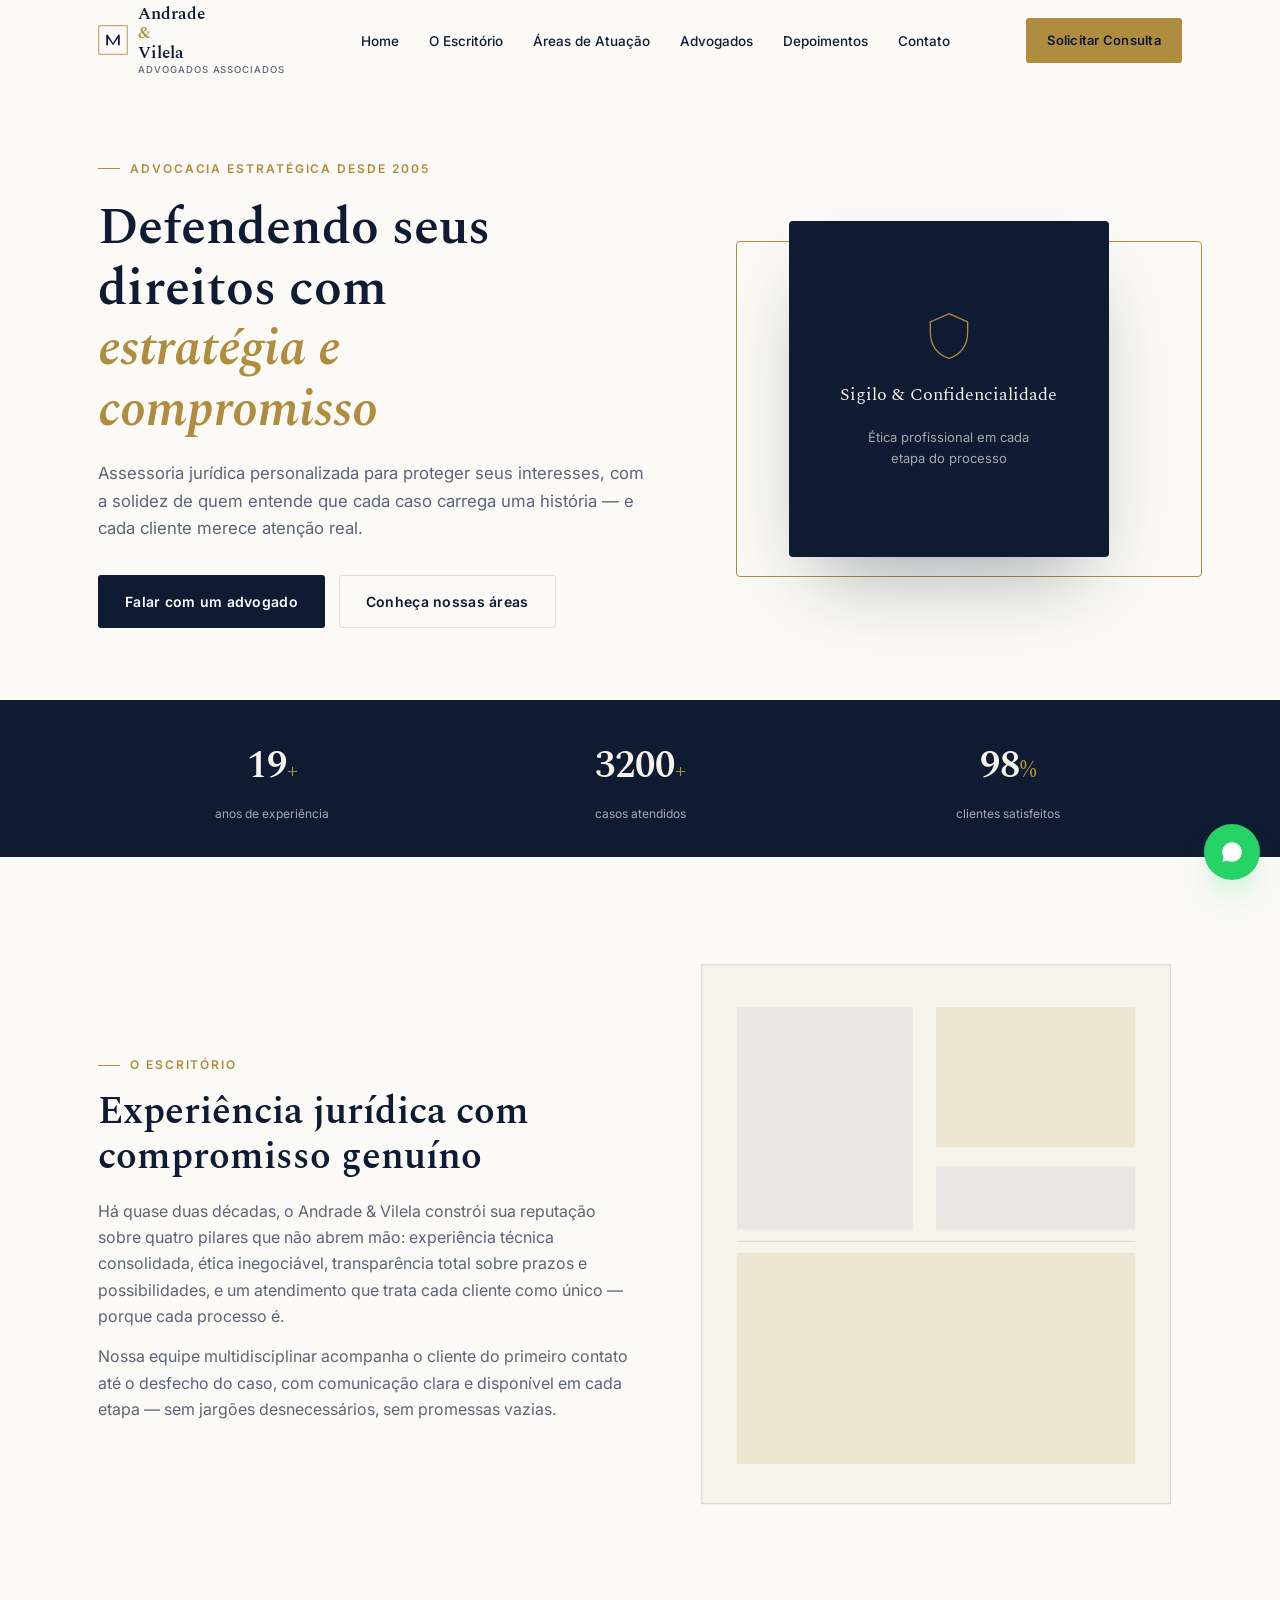
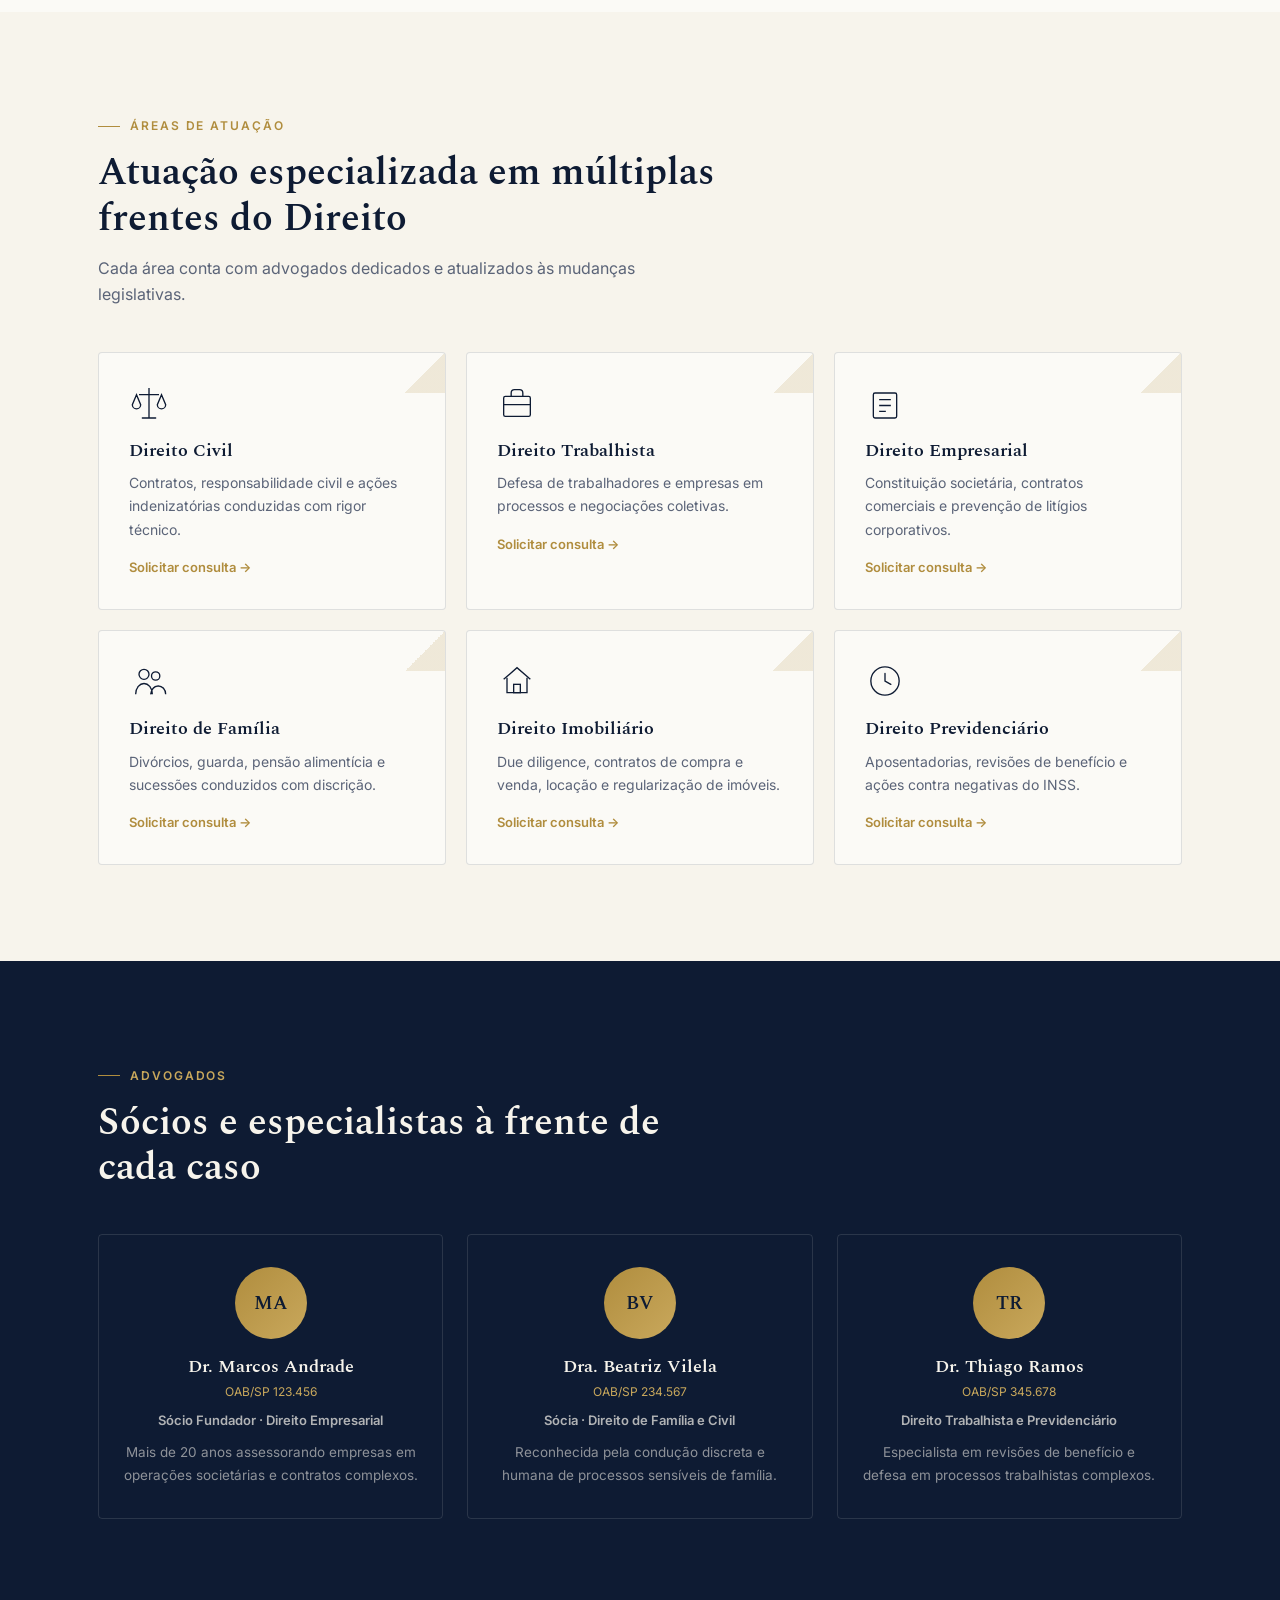
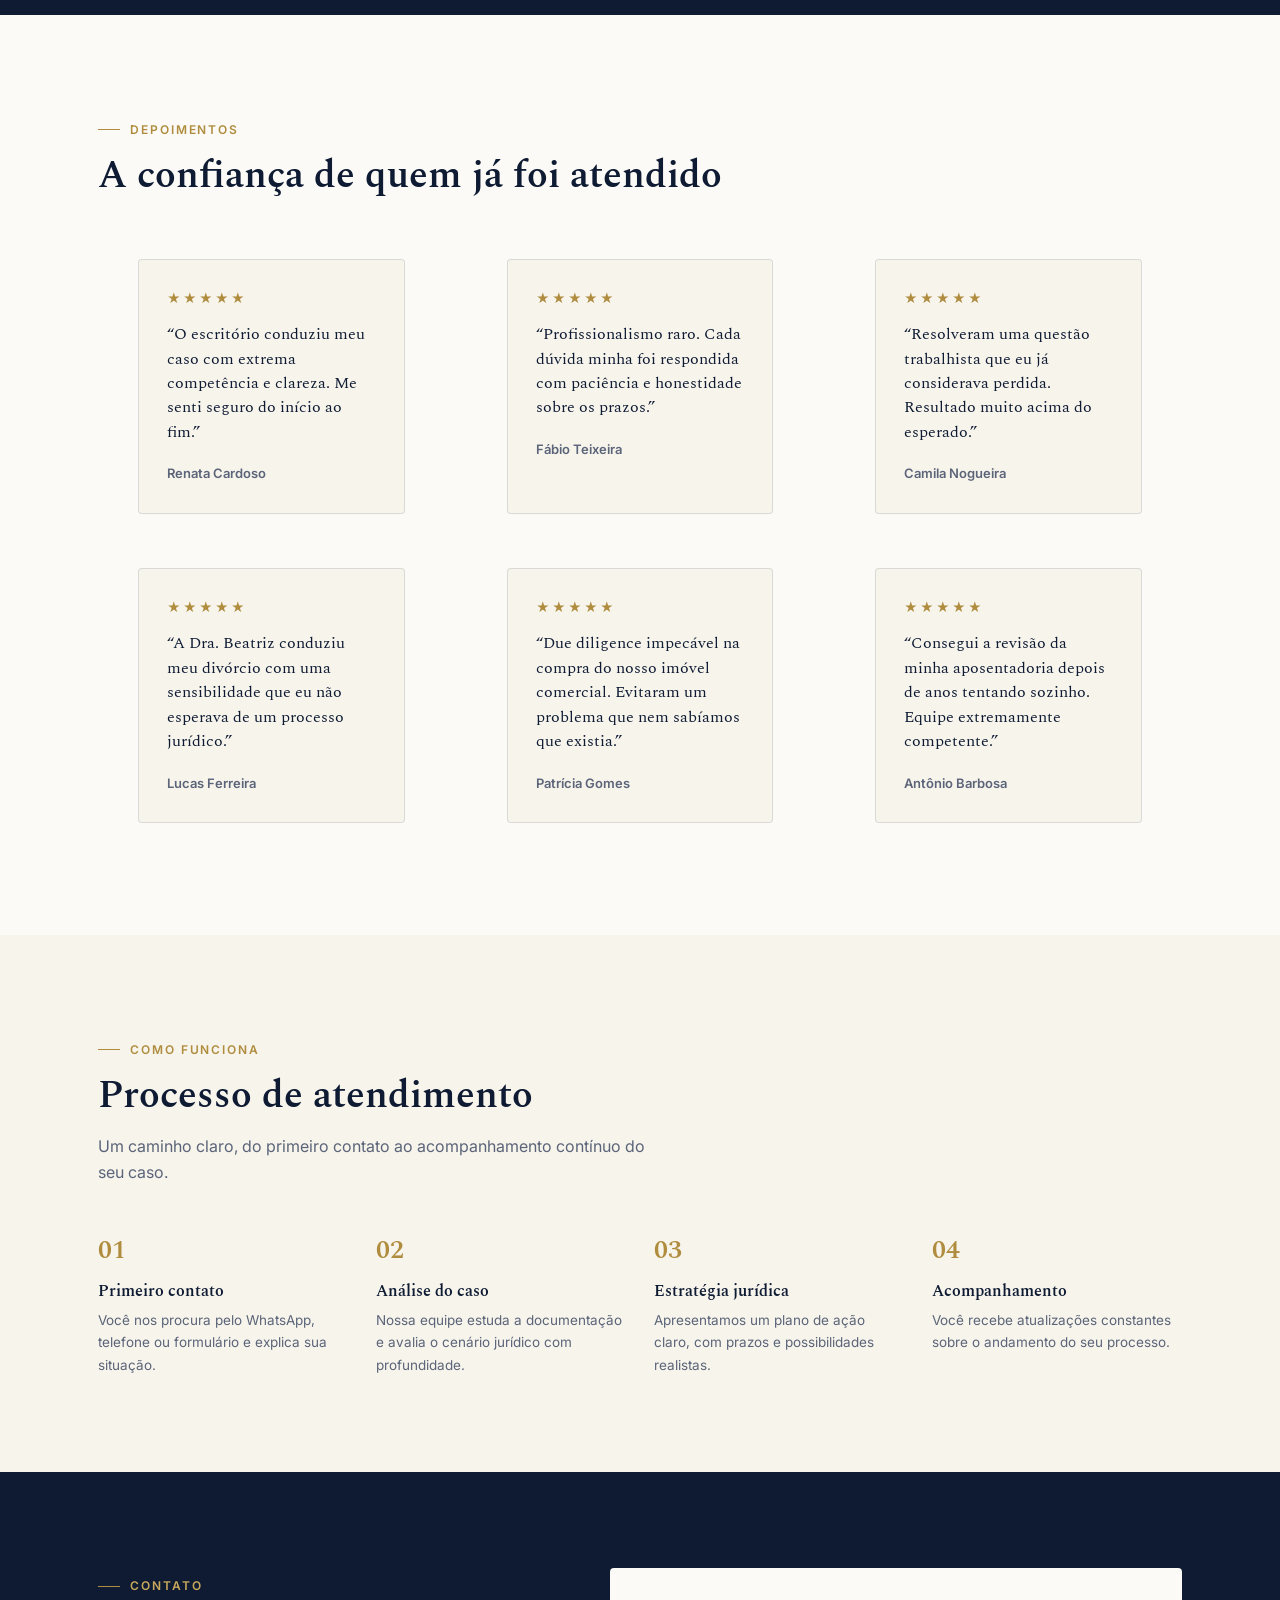
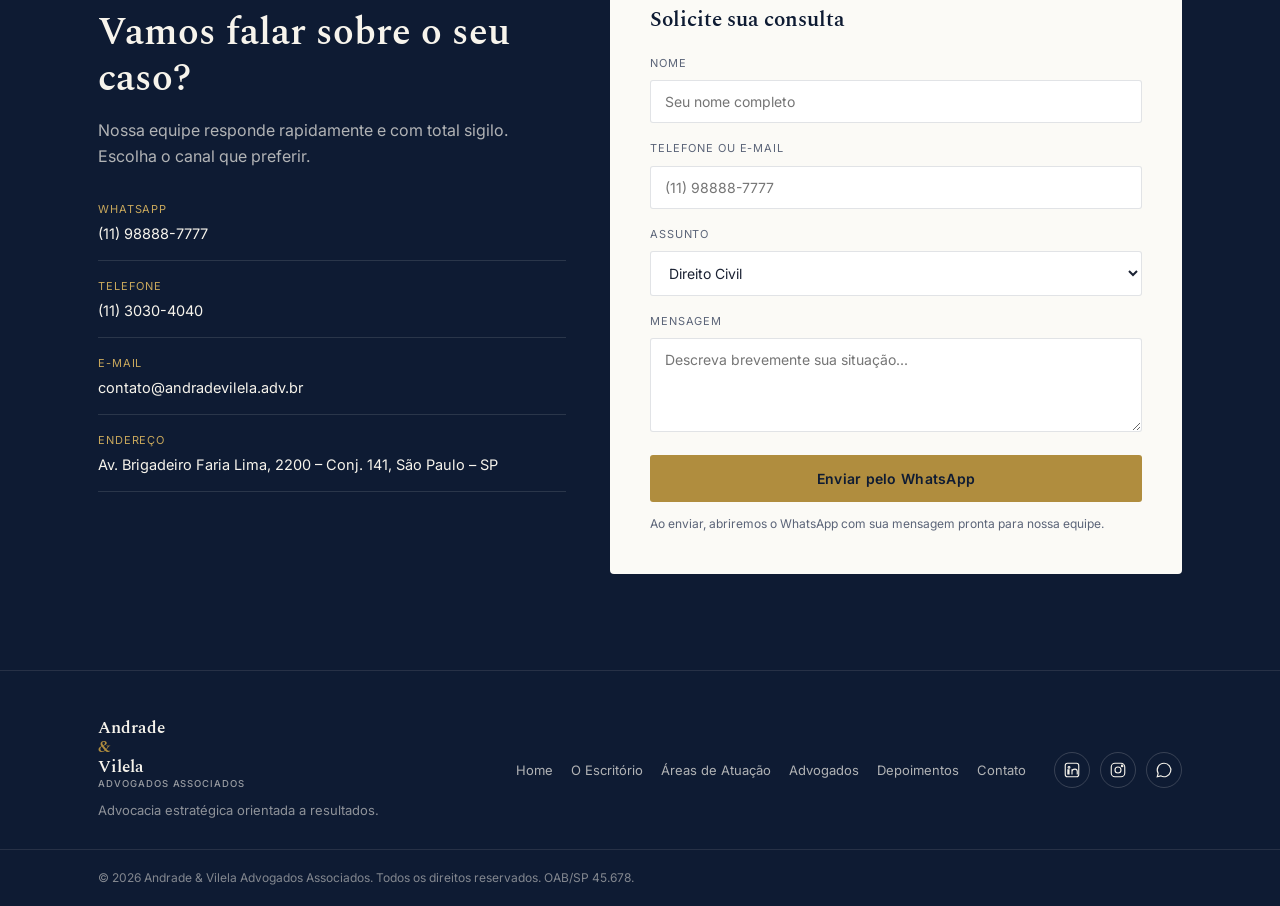
<file: exemplos/advocacia/index.html>
<!DOCTYPE html>
<html lang="pt-BR">
<head>
  <meta charset="UTF-8">
  <meta name="viewport" content="width=device-width, initial-scale=1.0">

  <!-- ===== SEO BÁSICO ===== -->
  <title>Andrade &amp; Vilela Advogados | Advocacia Estratégica em São Paulo</title>
  <meta name="description" content="Andrade & Vilela Advogados Associados: assessoria jurídica personalizada em Direito Civil, Trabalhista, Empresarial, Família, Imobiliário e Previdenciário. Solicite uma consulta.">
  <meta name="keywords" content="escritório de advocacia, advogado São Paulo, direito civil, direito trabalhista, direito empresarial, direito de família, direito imobiliário, direito previdenciário, consulta jurídica">
  <meta name="author" content="Andrade & Vilela Advogados Associados">
  <meta name="robots" content="index, follow">
  <link rel="canonical" href="https://www.andradevilela.adv.br/">

  <!-- Open Graph / redes sociais -->
  <meta property="og:type" content="website">
  <meta property="og:title" content="Andrade & Vilela Advogados | Advocacia Estratégica">
  <meta property="og:description" content="Defendendo seus direitos com estratégia e compromisso. Assessoria jurídica personalizada para proteger seus interesses.">
  <meta property="og:locale" content="pt_BR">
  <meta property="og:site_name" content="Andrade & Vilela Advogados">

  <meta name="theme-color" content="#0E1B33">

  <!-- Favicon simples via SVG inline (sem custo, sem arquivo externo) -->
  <link rel="icon" href="data:image/svg+xml,%3Csvg xmlns='http://www.w3.org/2000/svg' viewBox='0 0 100 100'%3E%3Crect width='100' height='100' fill='%230E1B33'/%3E%3Cpath d='M30 70V35h4l16 24 16-24h4v35h-5V45L50 66 35 45v25z' fill='%23B08D3E'/%3E%3C/svg%3E">

  <!-- Tipografia: Spectral (display) + Inter (texto) — via Google Fonts, gratuito -->
  <link rel="preconnect" href="https://fonts.googleapis.com">
  <link rel="preconnect" href="https://fonts.gstatic.com" crossorigin>
  <link href="https://fonts.googleapis.com/css2?family=Spectral:wght@400;500;600;700&family=Inter:wght@400;500;600;700;800&display=swap" rel="stylesheet">

  <link rel="stylesheet" href="css/styles.css">

  <!-- ===== Dados estruturados (Schema.org) para SEO local ===== -->
  <script type="application/ld+json">
  {
    "@context": "https://schema.org",
    "@type": "LegalService",
    "name": "Andrade & Vilela Advogados Associados",
    "image": "https://www.andradevilela.adv.br/assets/fachada.jpg",
    "telephone": "+55-11-98888-7777",
    "email": "contato@andradevilela.adv.br",
    "priceRange": "$$$",
    "address": {
      "@type": "PostalAddress",
      "streetAddress": "Av. Brigadeiro Faria Lima, 2200 - Conjunto 141",
      "addressLocality": "São Paulo",
      "addressRegion": "SP",
      "postalCode": "01452-000",
      "addressCountry": "BR"
    },
    "openingHoursSpecification": [
      {
        "@type": "OpeningHoursSpecification",
        "dayOfWeek": ["Monday","Tuesday","Wednesday","Thursday","Friday"],
        "opens": "09:00",
        "closes": "18:30"
      }
    ],
    "url": "https://www.andradevilela.adv.br/"
  }
  </script>
</head>
<body>

  <!-- ===== HEADER ===== -->
  <header class="header" id="header">
    <div class="container header__inner">
      <a href="#home" class="logo" aria-label="Andrade & Vilela Advogados — página inicial">
        <span class="logo__mark" aria-hidden="true">
          <svg viewBox="0 0 40 40" width="30" height="30">
            <rect x="1" y="1" width="38" height="38" fill="none" stroke="#B08D3E" stroke-width="1.2"/>
            <path d="M11 27V13h2l7 11 7-11h2v14h-2.4V17.5L20 27l-6.6-9.5V27z" fill="#0E1B33"/>
          </svg>
        </span>
        <span class="logo__text">Andrade <span class="logo__amp">&amp;</span> Vilela<span class="logo__sub">Advogados Associados</span></span>
      </a>

      <nav class="nav" id="nav">
        <ul class="nav__list">
          <li><a href="#home" class="nav__link">Home</a></li>
          <li><a href="#escritorio" class="nav__link">O Escritório</a></li>
          <li><a href="#areas" class="nav__link">Áreas de Atuação</a></li>
          <li><a href="#advogados" class="nav__link">Advogados</a></li>
          <li><a href="#depoimentos" class="nav__link">Depoimentos</a></li>
          <li><a href="#contato" class="nav__link">Contato</a></li>
        </ul>
      </nav>

      <a href="#contato" class="btn btn--gold btn--small header__cta">Solicitar Consulta</a>

      <button class="nav__toggle" id="navToggle" aria-label="Abrir menu" aria-expanded="false" aria-controls="nav">
        <span></span><span></span><span></span>
      </button>
    </div>
  </header>

  <main>
    <!-- ===== HERO ===== -->
    <section class="hero" id="home">
      <div class="container hero__inner">
        <div class="hero__content reveal">
          <p class="eyebrow">Advocacia estratégica desde 2005</p>
          <h1 class="hero__title">Defendendo seus direitos com <span>estratégia e compromisso</span></h1>
          <p class="hero__text">
            Assessoria jurídica personalizada para proteger seus interesses, com a solidez de
            quem entende que cada caso carrega uma história — e cada cliente merece atenção real.
          </p>
          <div class="hero__actions">
            <a href="https://wa.me/5511988887777?text=Ol%C3%A1%2C%20gostaria%20de%20conversar%20sobre%20uma%20quest%C3%A3o%20jur%C3%ADdica."
               class="btn btn--primary" target="_blank" rel="noopener">
              Falar com um advogado
            </a>
            <a href="#areas" class="btn btn--ghost">Conheça nossas áreas</a>
          </div>
        </div>

        <div class="hero__visual reveal">
          <div class="hero__panel">
            <svg viewBox="0 0 60 60" class="hero__panel-icon" aria-hidden="true">
              <path d="M30 6l20 9v11c0 15-8.5 24.5-20 28-11.5-3.5-20-13-20-28V15z" fill="none" stroke="#B08D3E" stroke-width="1.4"/>
              <path d="M20 30l7 7 13-15" fill="none" stroke="#0E1B33" stroke-width="2.4" stroke-linecap="round" stroke-linejoin="round"/>
            </svg>
            <span class="hero__panel-title">Sigilo &amp; Confidencialidade</span>
            <span class="hero__panel-sub">Ética profissional em cada etapa do processo</span>
          </div>
          <div class="hero__frame" aria-hidden="true"></div>
        </div>
      </div>

      <div class="hero__stats">
        <div class="container hero__stats-inner">
          <div class="stat reveal">
            <span class="stat__num" data-count="19">0</span><span class="stat__plus">+</span>
            <span class="stat__label">anos de experiência</span>
          </div>
          <div class="stat reveal">
            <span class="stat__num" data-count="3200">0</span><span class="stat__plus">+</span>
            <span class="stat__label">casos atendidos</span>
          </div>
          <div class="stat reveal">
            <span class="stat__num" data-count="98">0</span><span class="stat__plus">%</span>
            <span class="stat__label">clientes satisfeitos</span>
          </div>
        </div>
      </div>
    </section>

    <!-- ===== O ESCRITÓRIO ===== -->
    <section class="about" id="escritorio">
      <div class="container about__inner">
        <div class="about__content reveal">
          <p class="eyebrow">O escritório</p>
          <h2 class="section-title">Experiência jurídica com compromisso genuíno</h2>
          <p class="about__text">
            Há quase duas décadas, o Andrade &amp; Vilela constrói sua reputação sobre quatro pilares
            que não abrem mão: experiência técnica consolidada, ética inegociável, transparência total
            sobre prazos e possibilidades, e um atendimento que trata cada cliente como único —
            porque cada processo é.
          </p>
          <p class="about__text">
            Nossa equipe multidisciplinar acompanha o cliente do primeiro contato até o desfecho do
            caso, com comunicação clara e disponível em cada etapa — sem jargões desnecessários,
            sem promessas vazias.
          </p>
        </div>

        <div class="about__media reveal">
          <svg viewBox="0 0 420 480" class="about__illustration" role="img" aria-label="Escritório de advocacia sofisticado">
            <rect x="10" y="10" width="400" height="460" class="ill-bg"/>
            <rect x="40" y="46" width="150" height="190" class="ill-panel"/>
            <rect x="210" y="46" width="170" height="120" class="ill-panel-alt"/>
            <rect x="210" y="182" width="170" height="54" class="ill-panel"/>
            <rect x="40" y="256" width="340" height="180" class="ill-panel-alt"/>
            <line x1="40" y1="246" x2="380" y2="246" class="ill-line"/>
          </svg>
        </div>
      </div>
    </section>

    <!-- ===== ÁREAS DE ATUAÇÃO ===== -->
    <section class="areas" id="areas">
      <div class="container">
        <div class="section-head reveal">
          <p class="eyebrow">Áreas de atuação</p>
          <h2 class="section-title">Atuação especializada em múltiplas frentes do Direito</h2>
          <p class="section-sub">Cada área conta com advogados dedicados e atualizados às mudanças legislativas.</p>
        </div>

        <div class="areas__grid">

          <article class="card reveal">
            <span class="card__corner" aria-hidden="true"></span>
            <div class="card__icon" aria-hidden="true">
              <svg viewBox="0 0 48 48"><path d="M24 6v36M12 14h24M9 14l-5 12a5 5 0 0 0 10 0zM39 14l-5 12a5 5 0 0 0 10 0z"/><path d="M16 42h16" stroke-linecap="round"/></svg>
            </div>
            <h3 class="card__title">Direito Civil</h3>
            <p class="card__text">Contratos, responsabilidade civil e ações indenizatórias conduzidas com rigor técnico.</p>
            <a href="https://wa.me/5511988887777?text=Ol%C3%A1%2C%20gostaria%20de%20uma%20consulta%20sobre%20Direito%20Civil." class="card__link" target="_blank" rel="noopener">Solicitar consulta →</a>
          </article>

          <article class="card reveal">
            <span class="card__corner" aria-hidden="true"></span>
            <div class="card__icon" aria-hidden="true">
              <svg viewBox="0 0 48 48"><rect x="8" y="16" width="32" height="24" rx="2"/><path d="M17 16v-4a4 4 0 0 1 4-4h6a4 4 0 0 1 4 4v4"/><path d="M8 26h32" /></svg>
            </div>
            <h3 class="card__title">Direito Trabalhista</h3>
            <p class="card__text">Defesa de trabalhadores e empresas em processos e negociações coletivas.</p>
            <a href="https://wa.me/5511988887777?text=Ol%C3%A1%2C%20gostaria%20de%20uma%20consulta%20sobre%20Direito%20Trabalhista." class="card__link" target="_blank" rel="noopener">Solicitar consulta →</a>
          </article>

          <article class="card reveal">
            <span class="card__corner" aria-hidden="true"></span>
            <div class="card__icon" aria-hidden="true">
              <svg viewBox="0 0 48 48"><rect x="10" y="12" width="28" height="30" rx="2"/><path d="M17 20h14M17 27h14M17 34h8"/></svg>
            </div>
            <h3 class="card__title">Direito Empresarial</h3>
            <p class="card__text">Constituição societária, contratos comerciais e prevenção de litígios corporativos.</p>
            <a href="https://wa.me/5511988887777?text=Ol%C3%A1%2C%20gostaria%20de%20uma%20consulta%20sobre%20Direito%20Empresarial." class="card__link" target="_blank" rel="noopener">Solicitar consulta →</a>
          </article>

          <article class="card reveal">
            <span class="card__corner" aria-hidden="true"></span>
            <div class="card__icon" aria-hidden="true">
              <svg viewBox="0 0 48 48"><circle cx="18" cy="16" r="6"/><circle cx="32" cy="18" r="5"/><path d="M8 40c0-8 5-13 10-13s10 5 10 13M26 40c1-6 4-10 9-10s9 4 9 10"/></svg>
            </div>
            <h3 class="card__title">Direito de Família</h3>
            <p class="card__text">Divórcios, guarda, pensão alimentícia e sucessões conduzidos com discrição.</p>
            <a href="https://wa.me/5511988887777?text=Ol%C3%A1%2C%20gostaria%20de%20uma%20consulta%20sobre%20Direito%20de%20Fam%C3%ADlia." class="card__link" target="_blank" rel="noopener">Solicitar consulta →</a>
          </article>

          <article class="card reveal">
            <span class="card__corner" aria-hidden="true"></span>
            <div class="card__icon" aria-hidden="true">
              <svg viewBox="0 0 48 48"><path d="M8 22L24 8l16 14"/><path d="M12 20v18h24V20"/><rect x="20" y="28" width="8" height="10"/></svg>
            </div>
            <h3 class="card__title">Direito Imobiliário</h3>
            <p class="card__text">Due diligence, contratos de compra e venda, locação e regularização de imóveis.</p>
            <a href="https://wa.me/5511988887777?text=Ol%C3%A1%2C%20gostaria%20de%20uma%20consulta%20sobre%20Direito%20Imobili%C3%A1rio." class="card__link" target="_blank" rel="noopener">Solicitar consulta →</a>
          </article>

          <article class="card reveal">
            <span class="card__corner" aria-hidden="true"></span>
            <div class="card__icon" aria-hidden="true">
              <svg viewBox="0 0 48 48"><circle cx="24" cy="24" r="17"/><path d="M24 15v9l7 4" stroke-linecap="round"/></svg>
            </div>
            <h3 class="card__title">Direito Previdenciário</h3>
            <p class="card__text">Aposentadorias, revisões de benefício e ações contra negativas do INSS.</p>
            <a href="https://wa.me/5511988887777?text=Ol%C3%A1%2C%20gostaria%20de%20uma%20consulta%20sobre%20Direito%20Previdenci%C3%A1rio." class="card__link" target="_blank" rel="noopener">Solicitar consulta →</a>
          </article>

        </div>
      </div>
    </section>

    <!-- ===== ADVOGADOS ===== -->
    <section class="team" id="advogados">
      <div class="container">
        <div class="section-head reveal">
          <p class="eyebrow eyebrow--light">Advogados</p>
          <h2 class="section-title section-title--light">Sócios e especialistas à frente de cada caso</h2>
        </div>

        <div class="team__grid">
          <article class="team-card reveal">
            <div class="team-card__photo"><span>MA</span></div>
            <h3 class="team-card__name">Dr. Marcos Andrade</h3>
            <p class="team-card__oab">OAB/SP 123.456</p>
            <p class="team-card__role">Sócio Fundador · Direito Empresarial</p>
            <p class="team-card__text">Mais de 20 anos assessorando empresas em operações societárias e contratos complexos.</p>
          </article>

          <article class="team-card reveal">
            <div class="team-card__photo"><span>BV</span></div>
            <h3 class="team-card__name">Dra. Beatriz Vilela</h3>
            <p class="team-card__oab">OAB/SP 234.567</p>
            <p class="team-card__role">Sócia · Direito de Família e Civil</p>
            <p class="team-card__text">Reconhecida pela condução discreta e humana de processos sensíveis de família.</p>
          </article>

          <article class="team-card reveal">
            <div class="team-card__photo"><span>TR</span></div>
            <h3 class="team-card__name">Dr. Thiago Ramos</h3>
            <p class="team-card__oab">OAB/SP 345.678</p>
            <p class="team-card__role">Direito Trabalhista e Previdenciário</p>
            <p class="team-card__text">Especialista em revisões de benefício e defesa em processos trabalhistas complexos.</p>
          </article>
        </div>
      </div>
    </section>

    <!-- ===== DEPOIMENTOS ===== -->
    <section class="testimonials" id="depoimentos">
      <div class="container">
        <div class="section-head reveal">
          <p class="eyebrow">Depoimentos</p>
          <h2 class="section-title">A confiança de quem já foi atendido</h2>
        </div>

        <div class="testimonials__grid">
          <blockquote class="testimonial reveal">
            <div class="stars" aria-label="5 de 5 estrelas">★★★★★</div>
            <p>“O escritório conduziu meu caso com extrema competência e clareza. Me senti seguro do início ao fim.”</p>
            <cite>Renata Cardoso</cite>
          </blockquote>
          <blockquote class="testimonial reveal">
            <div class="stars" aria-label="5 de 5 estrelas">★★★★★</div>
            <p>“Profissionalismo raro. Cada dúvida minha foi respondida com paciência e honestidade sobre os prazos.”</p>
            <cite>Fábio Teixeira</cite>
          </blockquote>
          <blockquote class="testimonial reveal">
            <div class="stars" aria-label="5 de 5 estrelas">★★★★★</div>
            <p>“Resolveram uma questão trabalhista que eu já considerava perdida. Resultado muito acima do esperado.”</p>
            <cite>Camila Nogueira</cite>
          </blockquote>
          <blockquote class="testimonial reveal">
            <div class="stars" aria-label="5 de 5 estrelas">★★★★★</div>
            <p>“A Dra. Beatriz conduziu meu divórcio com uma sensibilidade que eu não esperava de um processo jurídico.”</p>
            <cite>Lucas Ferreira</cite>
          </blockquote>
          <blockquote class="testimonial reveal">
            <div class="stars" aria-label="5 de 5 estrelas">★★★★★</div>
            <p>“Due diligence impecável na compra do nosso imóvel comercial. Evitaram um problema que nem sabíamos que existia.”</p>
            <cite>Patrícia Gomes</cite>
          </blockquote>
          <blockquote class="testimonial reveal">
            <div class="stars" aria-label="5 de 5 estrelas">★★★★★</div>
            <p>“Consegui a revisão da minha aposentadoria depois de anos tentando sozinho. Equipe extremamente competente.”</p>
            <cite>Antônio Barbosa</cite>
          </blockquote>
        </div>
      </div>
    </section>

    <!-- ===== PROCESSO DE ATENDIMENTO ===== -->
    <section class="process">
      <div class="container">
        <div class="section-head reveal">
          <p class="eyebrow">Como funciona</p>
          <h2 class="section-title">Processo de atendimento</h2>
          <p class="section-sub">Um caminho claro, do primeiro contato ao acompanhamento contínuo do seu caso.</p>
        </div>

        <ol class="process__list">
          <li class="process__step reveal">
            <span class="process__num">01</span>
            <h3 class="process__title">Primeiro contato</h3>
            <p class="process__text">Você nos procura pelo WhatsApp, telefone ou formulário e explica sua situação.</p>
          </li>
          <li class="process__step reveal">
            <span class="process__num">02</span>
            <h3 class="process__title">Análise do caso</h3>
            <p class="process__text">Nossa equipe estuda a documentação e avalia o cenário jurídico com profundidade.</p>
          </li>
          <li class="process__step reveal">
            <span class="process__num">03</span>
            <h3 class="process__title">Estratégia jurídica</h3>
            <p class="process__text">Apresentamos um plano de ação claro, com prazos e possibilidades realistas.</p>
          </li>
          <li class="process__step reveal">
            <span class="process__num">04</span>
            <h3 class="process__title">Acompanhamento</h3>
            <p class="process__text">Você recebe atualizações constantes sobre o andamento do seu processo.</p>
          </li>
        </ol>
      </div>
    </section>

    <!-- ===== CONTATO ===== -->
    <section class="contact" id="contato">
      <div class="container contact__inner">
        <div class="contact__info reveal">
          <p class="eyebrow eyebrow--light">Contato</p>
          <h2 class="section-title section-title--light">Vamos falar sobre o seu caso?</h2>
          <p class="contact__text">Nossa equipe responde rapidamente e com total sigilo. Escolha o canal que preferir.</p>

          <ul class="contact__list">
            <li>
              <span class="contact__label">WhatsApp</span>
              <a href="https://wa.me/5511988887777?text=Ol%C3%A1%2C%20gostaria%20de%20conversar%20sobre%20uma%20quest%C3%A3o%20jur%C3%ADdica." target="_blank" rel="noopener">(11) 98888-7777</a>
            </li>
            <li>
              <span class="contact__label">Telefone</span>
              <a href="tel:+551130304040">(11) 3030-4040</a>
            </li>
            <li>
              <span class="contact__label">E-mail</span>
              <a href="mailto:contato@andradevilela.adv.br">contato@andradevilela.adv.br</a>
            </li>
            <li>
              <span class="contact__label">Endereço</span>
              <span>Av. Brigadeiro Faria Lima, 2200 – Conj. 141, São Paulo – SP</span>
            </li>
          </ul>
        </div>

        <form class="contact__form reveal" id="contactForm">
          <h3 class="contact__form-title">Solicite sua consulta</h3>

          <label class="field">
            <span>Nome</span>
            <input type="text" name="nome" id="nome" required placeholder="Seu nome completo">
          </label>

          <label class="field">
            <span>Telefone ou e-mail</span>
            <input type="text" name="contatoCliente" id="contatoCliente" required placeholder="(11) 98888-7777">
          </label>

          <label class="field">
            <span>Assunto</span>
            <select name="assunto" id="assunto">
              <option value="Direito Civil">Direito Civil</option>
              <option value="Direito Trabalhista">Direito Trabalhista</option>
              <option value="Direito Empresarial">Direito Empresarial</option>
              <option value="Direito de Família">Direito de Família</option>
              <option value="Direito Imobiliário">Direito Imobiliário</option>
              <option value="Direito Previdenciário">Direito Previdenciário</option>
              <option value="Outro assunto">Outro assunto</option>
            </select>
          </label>

          <label class="field">
            <span>Mensagem</span>
            <textarea name="mensagem" id="mensagem" rows="4" placeholder="Descreva brevemente sua situação..."></textarea>
          </label>

          <button type="submit" class="btn btn--gold btn--full">Enviar pelo WhatsApp</button>
          <p class="field__hint">Ao enviar, abriremos o WhatsApp com sua mensagem pronta para nossa equipe.</p>
        </form>
      </div>
    </section>
  </main>

  <!-- ===== RODAPÉ ===== -->
  <footer class="footer">
    <div class="container footer__inner">
      <div class="footer__brand">
        <span class="logo__text logo__text--light">Andrade <span class="logo__amp">&amp;</span> Vilela<span class="logo__sub">Advogados Associados</span></span>
        <p class="footer__tagline">Advocacia estratégica orientada a resultados.</p>
      </div>

      <nav class="footer__nav" aria-label="Links do rodapé">
        <a href="#home">Home</a>
        <a href="#escritorio">O Escritório</a>
        <a href="#areas">Áreas de Atuação</a>
        <a href="#advogados">Advogados</a>
        <a href="#depoimentos">Depoimentos</a>
        <a href="#contato">Contato</a>
      </nav>

      <div class="footer__social">
        <a href="#" aria-label="LinkedIn do escritório" target="_blank" rel="noopener">
          <svg viewBox="0 0 24 24" width="18" height="18"><rect x="3" y="3" width="18" height="18" rx="3"/><circle cx="8" cy="8.5" r="1.2"/><path d="M6.5 11v7M8 11v7M12 11v7M12 14c0-2 2-3.2 4-3.2s3 1.2 3 3.2v4"/></svg>
        </a>
        <a href="#" aria-label="Instagram do escritório" target="_blank" rel="noopener">
          <svg viewBox="0 0 24 24" width="18" height="18"><rect x="3" y="3" width="18" height="18" rx="5"/><circle cx="12" cy="12" r="4"/><circle cx="17.5" cy="6.5" r="1"/></svg>
        </a>
        <a href="https://wa.me/5511988887777" aria-label="WhatsApp do escritório" target="_blank" rel="noopener">
          <svg viewBox="0 0 24 24" width="18" height="18"><path d="M12 3a9 9 0 0 0-7.8 13.5L3 21l4.6-1.2A9 9 0 1 0 12 3z"/></svg>
        </a>
      </div>
    </div>
    <div class="footer__bottom">
      <div class="container">
        <p>© <span id="year"></span> Andrade &amp; Vilela Advogados Associados. Todos os direitos reservados. OAB/SP 45.678.</p>
      </div>
    </div>
  </footer>

  <a href="https://wa.me/5511988887777?text=Ol%C3%A1%2C%20gostaria%20de%20conversar%20sobre%20uma%20quest%C3%A3o%20jur%C3%ADdica."
     class="whatsapp-float" target="_blank" rel="noopener" aria-label="Falar no WhatsApp">
    <svg viewBox="0 0 24 24" width="26" height="26"><path d="M12 3a9 9 0 0 0-7.8 13.5L3 21l4.6-1.2A9 9 0 1 0 12 3z"/></svg>
  </a>

  <script src="js/script.js"></script>
</body>
</html>
</file>
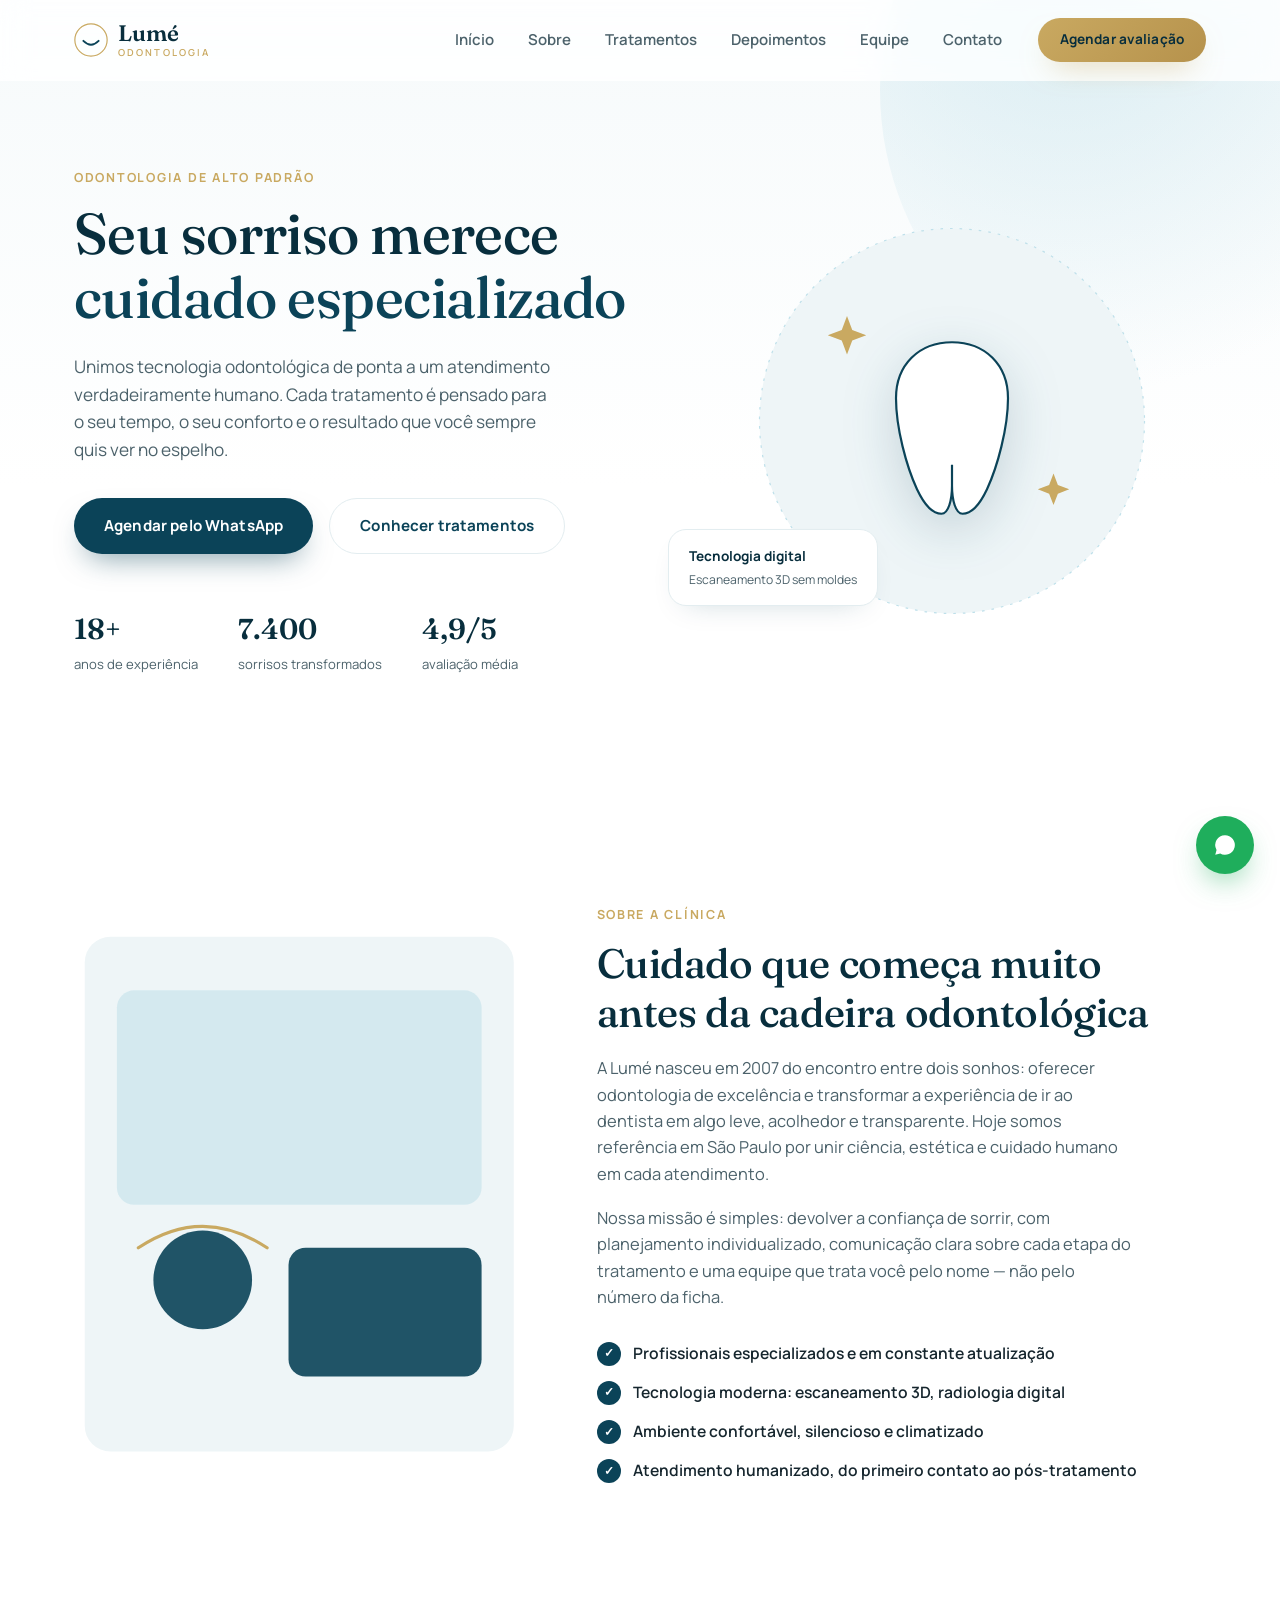
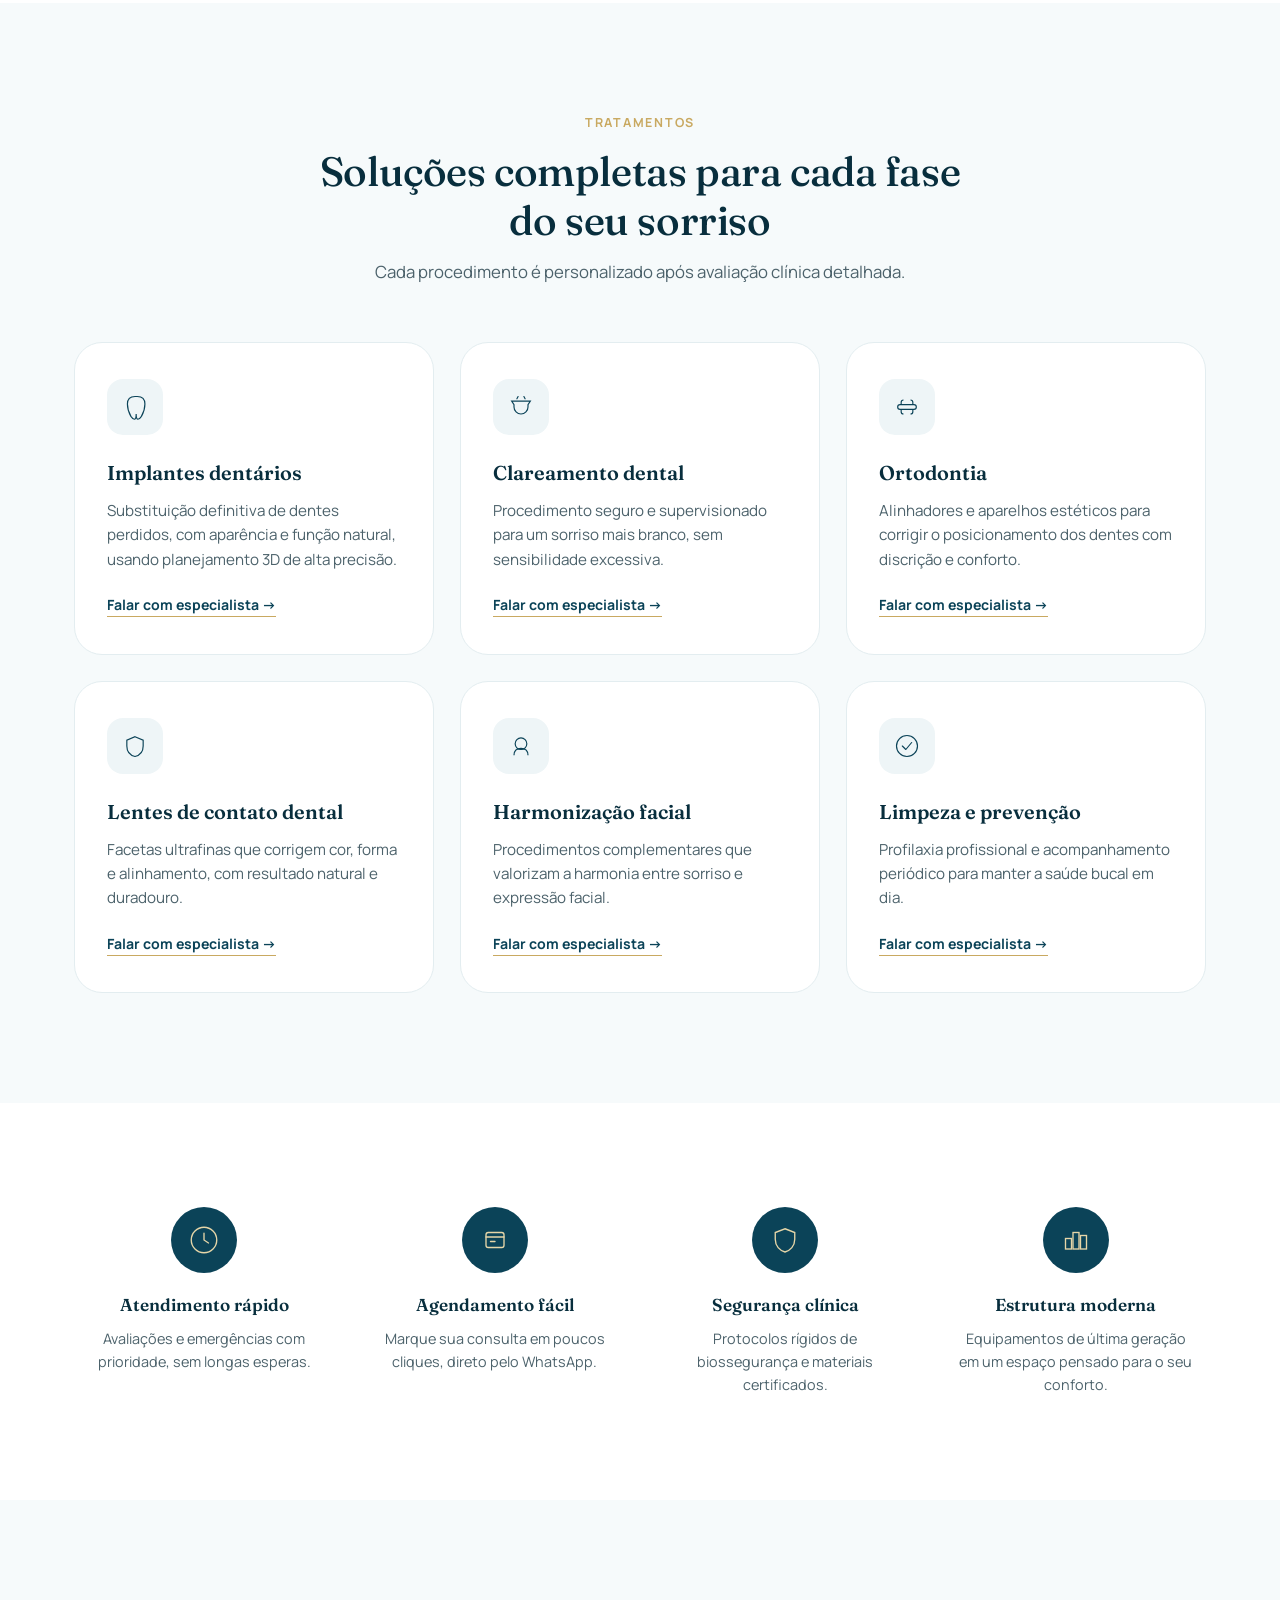
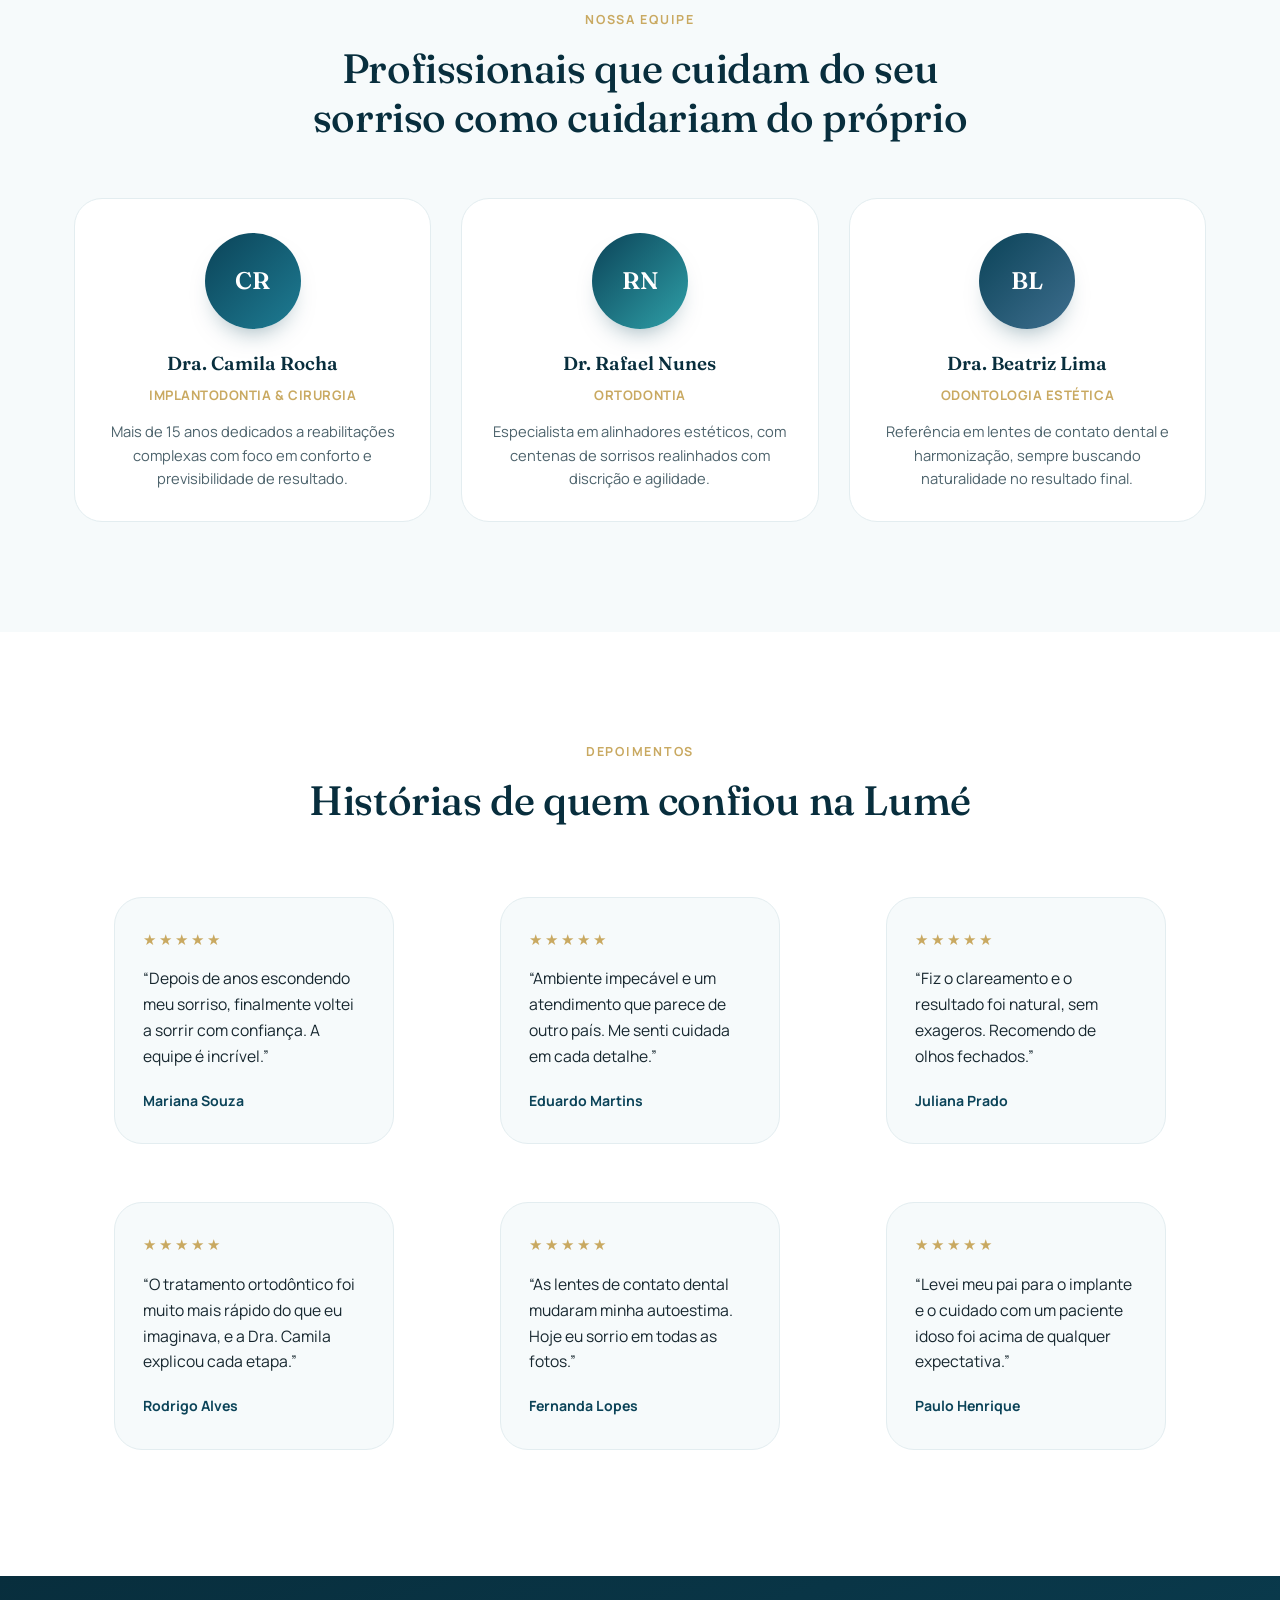
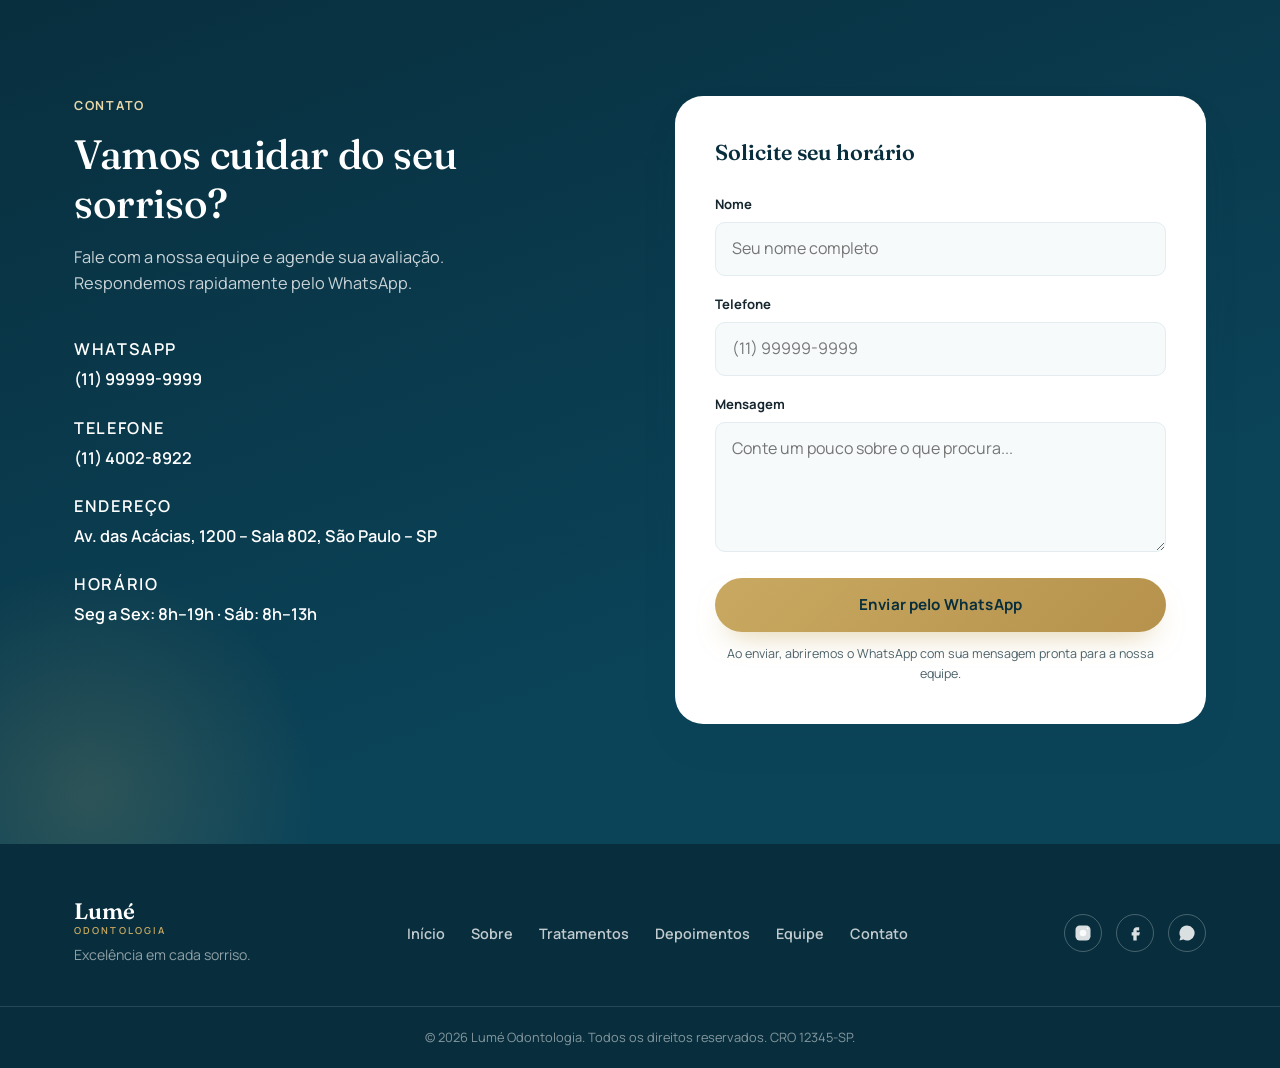
<file: exemplos/lume_odontologia/index.html>
<!DOCTYPE html>
<html lang="pt-BR">
<head>
  <meta charset="UTF-8">
  <meta name="viewport" content="width=device-width, initial-scale=1.0">

  <!-- ===== SEO BÁSICO ===== -->
  <title>Lumé Odontologia | Clínica Odontológica Premium em São Paulo</title>
  <meta name="description" content="Lumé Odontologia: clínica odontológica premium com tecnologia de ponta e atendimento humanizado. Implantes, ortodontia, clareamento, harmonização facial e mais. Agende sua avaliação.">
  <meta name="keywords" content="clínica odontológica, dentista premium, implante dentário, clareamento dental, ortodontia, lentes de contato dental, harmonização facial, odontologia São Paulo">
  <meta name="author" content="Lumé Odontologia">
  <meta name="robots" content="index, follow">
  <link rel="canonical" href="https://www.lumeodontologia.com.br/">

  <!-- Open Graph / redes sociais -->
  <meta property="og:type" content="website">
  <meta property="og:title" content="Lumé Odontologia | Clínica Odontológica Premium">
  <meta property="og:description" content="Tecnologia de ponta e cuidado humano em cada sorriso. Conheça a Lumé Odontologia e agende sua avaliação.">
  <meta property="og:locale" content="pt_BR">
  <meta property="og:site_name" content="Lumé Odontologia">

  <meta name="theme-color" content="#0B4358">

  <!-- Favicon simples via SVG inline (sem custo, sem arquivo externo) -->
  <link rel="icon" href="data:image/svg+xml,%3Csvg xmlns='http://www.w3.org/2000/svg' viewBox='0 0 100 100'%3E%3Ccircle cx='50' cy='50' r='48' fill='%230B4358'/%3E%3Cpath d='M30 55 Q50 75 70 55' stroke='%23C9A961' stroke-width='6' fill='none' stroke-linecap='round'/%3E%3C/svg%3E">

  <!-- Tipografia: Fraunces (display) + Manrope (texto) — via Google Fonts, gratuito -->
  <link rel="preconnect" href="https://fonts.googleapis.com">
  <link rel="preconnect" href="https://fonts.gstatic.com" crossorigin>
  <link href="https://fonts.googleapis.com/css2?family=Fraunces:opsz,wght@9..144,400;9..144,500;9..144,600&family=Manrope:wght@400;500;600;700;800&display=swap" rel="stylesheet">

  <link rel="stylesheet" href="css/styles.css">

  <!-- ===== Dados estruturados (Schema.org) para SEO local ===== -->
  <script type="application/ld+json">
  {
    "@context": "https://schema.org",
    "@type": "Dentist",
    "name": "Lumé Odontologia",
    "image": "https://www.lumeodontologia.com.br/assets/fachada.jpg",
    "telephone": "+55-11-99999-9999",
    "priceRange": "$$$",
    "address": {
      "@type": "PostalAddress",
      "streetAddress": "Av. das Acácias, 1200 - Sala 802",
      "addressLocality": "São Paulo",
      "addressRegion": "SP",
      "postalCode": "01452-000",
      "addressCountry": "BR"
    },
    "openingHoursSpecification": [
      {
        "@type": "OpeningHoursSpecification",
        "dayOfWeek": ["Monday","Tuesday","Wednesday","Thursday","Friday"],
        "opens": "08:00",
        "closes": "19:00"
      },
      {
        "@type": "OpeningHoursSpecification",
        "dayOfWeek": ["Saturday"],
        "opens": "08:00",
        "closes": "13:00"
      }
    ],
    "url": "https://www.lumeodontologia.com.br/"
  }
  </script>
</head>
<body>

  <!-- ===== HEADER ===== -->
  <header class="header" id="header">
    <div class="container header__inner">
      <a href="#inicio" class="logo" aria-label="Lumé Odontologia — página inicial">
        <span class="logo__mark" aria-hidden="true">
          <svg viewBox="0 0 40 40" width="34" height="34">
            <circle cx="20" cy="20" r="19" fill="none" stroke="#C9A961" stroke-width="1.4"/>
            <path d="M11 21 Q20 30 29 21" fill="none" stroke="#0B4358" stroke-width="2.2" stroke-linecap="round"/>
          </svg>
        </span>
        <span class="logo__text">Lumé<span class="logo__sub">Odontologia</span></span>
      </a>

      <nav class="nav" id="nav">
        <ul class="nav__list">
          <li><a href="#inicio" class="nav__link">Início</a></li>
          <li><a href="#sobre" class="nav__link">Sobre</a></li>
          <li><a href="#tratamentos" class="nav__link">Tratamentos</a></li>
          <li><a href="#depoimentos" class="nav__link">Depoimentos</a></li>
          <li><a href="#equipe" class="nav__link">Equipe</a></li>
          <li><a href="#contato" class="nav__link">Contato</a></li>
        </ul>
      </nav>

      <a href="#contato" class="btn btn--gold btn--small header__cta">Agendar avaliação</a>

      <button class="nav__toggle" id="navToggle" aria-label="Abrir menu" aria-expanded="false" aria-controls="nav">
        <span></span><span></span><span></span>
      </button>
    </div>
  </header>

  <main>
    <!-- ===== HERO ===== -->
    <section class="hero" id="inicio">
      <div class="hero__arc" aria-hidden="true"></div>
      <div class="container hero__inner">
        <div class="hero__content reveal">
          <p class="eyebrow">Odontologia de alto padrão</p>
          <h1 class="hero__title">Seu sorriso merece <span>cuidado especializado</span></h1>
          <p class="hero__text">
            Unimos tecnologia odontológica de ponta a um atendimento verdadeiramente humano.
            Cada tratamento é pensado para o seu tempo, o seu conforto e o resultado que você
            sempre quis ver no espelho.
          </p>
          <div class="hero__actions">
            <a href="https://wa.me/5511999999999?text=Ol%C3%A1%2C%20gostaria%20de%20agendar%20uma%20avalia%C3%A7%C3%A3o%20odontol%C3%B3gica."
               class="btn btn--primary" target="_blank" rel="noopener">
              Agendar pelo WhatsApp
            </a>
            <a href="#tratamentos" class="btn btn--ghost">Conhecer tratamentos</a>
          </div>

          <div class="hero__stats">
            <div class="hero__stat">
              <span class="hero__stat-num">18+</span>
              <span class="hero__stat-label">anos de experiência</span>
            </div>
            <div class="hero__stat">
              <span class="hero__stat-num">7.400</span>
              <span class="hero__stat-label">sorrisos transformados</span>
            </div>
            <div class="hero__stat">
              <span class="hero__stat-num">4,9/5</span>
              <span class="hero__stat-label">avaliação média</span>
            </div>
          </div>
        </div>

        <div class="hero__visual reveal">
          <svg viewBox="0 0 480 480" class="hero__illustration" role="img" aria-label="Ilustração de um sorriso saudável e tecnologia odontológica">
            <circle cx="240" cy="240" r="220" class="ill-bg"/>
            <circle cx="240" cy="240" r="220" class="ill-ring"/>
            <g class="ill-tooth">
              <path d="M240 150c-38 0-64 26-64 64 0 34 12 78 24 104 8 17 18 28 28 28 8 0 12-16 12-32 0-10 0-18 0-24 0 6 0 14 0 24 0 16 4 32 12 32 10 0 20-11 28-28 12-26 24-70 24-104 0-38-26-64-64-64z"/>
            </g>
            <g class="ill-sparkle">
              <path d="M120 120l6 16 16 6-16 6-6 16-6-16-16-6 16-6z"/>
              <path d="M356 300l5 13 13 5-13 5-5 13-5-13-13-5 13-5z"/>
            </g>
          </svg>
          <div class="hero__badge">
            <span class="hero__badge-title">Tecnologia digital</span>
            <span class="hero__badge-sub">Escaneamento 3D sem moldes</span>
          </div>
        </div>
      </div>
    </section>

    <!-- ===== SOBRE ===== -->
    <section class="about" id="sobre">
      <div class="container about__inner">
        <div class="about__media reveal">
          <svg viewBox="0 0 420 500" class="about__illustration" role="img" aria-label="Ambiente clínico moderno e acolhedor">
            <rect x="10" y="10" width="400" height="480" rx="24" class="ill-bg"/>
            <rect x="40" y="60" width="340" height="200" rx="16" class="ill-panel"/>
            <circle cx="120" cy="330" r="46" class="ill-panel-alt"/>
            <rect x="200" y="300" width="180" height="120" rx="16" class="ill-panel-alt"/>
            <path d="M60 300 Q120 260 180 300" class="ill-line"/>
          </svg>
        </div>

        <div class="about__content reveal">
          <p class="eyebrow">Sobre a clínica</p>
          <h2 class="section-title">Cuidado que começa muito antes da cadeira odontológica</h2>
          <p class="about__text">
            A Lumé nasceu em 2007 do encontro entre dois sonhos: oferecer odontologia de excelência
            e transformar a experiência de ir ao dentista em algo leve, acolhedor e transparente.
            Hoje somos referência em São Paulo por unir ciência, estética e cuidado humano em cada
            atendimento.
          </p>
          <p class="about__text">
            Nossa missão é simples: devolver a confiança de sorrir, com planejamento individualizado,
            comunicação clara sobre cada etapa do tratamento e uma equipe que trata você pelo nome —
            não pelo número da ficha.
          </p>

          <ul class="about__list">
            <li><span class="check" aria-hidden="true">✓</span> Profissionais especializados e em constante atualização</li>
            <li><span class="check" aria-hidden="true">✓</span> Tecnologia moderna: escaneamento 3D, radiologia digital</li>
            <li><span class="check" aria-hidden="true">✓</span> Ambiente confortável, silencioso e climatizado</li>
            <li><span class="check" aria-hidden="true">✓</span> Atendimento humanizado, do primeiro contato ao pós-tratamento</li>
          </ul>
        </div>
      </div>
    </section>

    <!-- ===== TRATAMENTOS ===== -->
    <section class="treatments" id="tratamentos">
      <div class="container">
        <div class="section-head reveal">
          <p class="eyebrow">Tratamentos</p>
          <h2 class="section-title">Soluções completas para cada fase do seu sorriso</h2>
          <p class="section-sub">Cada procedimento é personalizado após avaliação clínica detalhada.</p>
        </div>

        <div class="treatments__grid">

          <article class="card reveal">
            <div class="card__icon" aria-hidden="true">
              <svg viewBox="0 0 48 48"><path d="M24 6c-8 0-13 5-13 13 0 7 3 16 6 21 2 3 4 5 6 5s3-4 3-9c0 5 1 9 3 9s4-2 6-5c3-5 6-14 6-21 0-8-5-13-13-13z"/></svg>
            </div>
            <h3 class="card__title">Implantes dentários</h3>
            <p class="card__text">Substituição definitiva de dentes perdidos, com aparência e função natural, usando planejamento 3D de alta precisão.</p>
            <a href="https://wa.me/5511999999999?text=Ol%C3%A1%2C%20gostaria%20de%20saber%20mais%20sobre%20Implantes%20dent%C3%A1rios." class="card__link" target="_blank" rel="noopener">Falar com especialista →</a>
          </article>

          <article class="card reveal">
            <div class="card__icon" aria-hidden="true">
              <svg viewBox="0 0 48 48"><path d="M8 14h32l-4 6v4a12 12 0 0 1-24 0v-4z"/><path d="M17 10l2-4M31 10l-2-4" stroke-linecap="round"/></svg>
            </div>
            <h3 class="card__title">Clareamento dental</h3>
            <p class="card__text">Procedimento seguro e supervisionado para um sorriso mais branco, sem sensibilidade excessiva.</p>
            <a href="https://wa.me/5511999999999?text=Ol%C3%A1%2C%20gostaria%20de%20saber%20mais%20sobre%20Clareamento%20dental." class="card__link" target="_blank" rel="noopener">Falar com especialista →</a>
          </article>

          <article class="card reveal">
            <div class="card__icon" aria-hidden="true">
              <svg viewBox="0 0 48 48"><rect x="8" y="20" width="32" height="8" rx="4"/><path d="M14 20v-4a4 4 0 0 1 4-4M34 20v-4a4 4 0 0 0-4-4M14 28v4a4 4 0 0 0 4 4M34 28v4a4 4 0 0 1-4 4"/></svg>
            </div>
            <h3 class="card__title">Ortodontia</h3>
            <p class="card__text">Alinhadores e aparelhos estéticos para corrigir o posicionamento dos dentes com discrição e conforto.</p>
            <a href="https://wa.me/5511999999999?text=Ol%C3%A1%2C%20gostaria%20de%20saber%20mais%20sobre%20Ortodontia." class="card__link" target="_blank" rel="noopener">Falar com especialista →</a>
          </article>

          <article class="card reveal">
            <div class="card__icon" aria-hidden="true">
              <svg viewBox="0 0 48 48"><path d="M24 8l14 6v10c0 10-6 16-14 18-8-2-14-8-14-18V14z"/></svg>
            </div>
            <h3 class="card__title">Lentes de contato dental</h3>
            <p class="card__text">Facetas ultrafinas que corrigem cor, forma e alinhamento, com resultado natural e duradouro.</p>
            <a href="https://wa.me/5511999999999?text=Ol%C3%A1%2C%20gostaria%20de%20saber%20mais%20sobre%20Lentes%20de%20contato%20dental." class="card__link" target="_blank" rel="noopener">Falar com especialista →</a>
          </article>

          <article class="card reveal">
            <div class="card__icon" aria-hidden="true">
              <svg viewBox="0 0 48 48"><circle cx="24" cy="20" r="10"/><path d="M12 40c0-8 5-12 12-12s12 4 12 12"/></svg>
            </div>
            <h3 class="card__title">Harmonização facial</h3>
            <p class="card__text">Procedimentos complementares que valorizam a harmonia entre sorriso e expressão facial.</p>
            <a href="https://wa.me/5511999999999?text=Ol%C3%A1%2C%20gostaria%20de%20saber%20mais%20sobre%20Harmoniza%C3%A7%C3%A3o%20facial." class="card__link" target="_blank" rel="noopener">Falar com especialista →</a>
          </article>

          <article class="card reveal">
            <div class="card__icon" aria-hidden="true">
              <svg viewBox="0 0 48 48"><path d="M24 6a18 18 0 1 0 0 36 18 18 0 0 0 0-36z"/><path d="M16 24l6 6 10-12" stroke-linecap="round" stroke-linejoin="round"/></svg>
            </div>
            <h3 class="card__title">Limpeza e prevenção</h3>
            <p class="card__text">Profilaxia profissional e acompanhamento periódico para manter a saúde bucal em dia.</p>
            <a href="https://wa.me/5511999999999?text=Ol%C3%A1%2C%20gostaria%20de%20saber%20mais%20sobre%20Limpeza%20e%20preven%C3%A7%C3%A3o." class="card__link" target="_blank" rel="noopener">Falar com especialista →</a>
          </article>

        </div>
      </div>
    </section>

    <!-- ===== DIFERENCIAIS ===== -->
    <section class="perks">
      <div class="container">
        <div class="perks__grid">
          <div class="perk reveal">
            <div class="perk__icon" aria-hidden="true">
              <svg viewBox="0 0 40 40"><circle cx="20" cy="20" r="17"/><path d="M20 11v9l6 4" stroke-linecap="round"/></svg>
            </div>
            <h3 class="perk__title">Atendimento rápido</h3>
            <p class="perk__text">Avaliações e emergências com prioridade, sem longas esperas.</p>
          </div>
          <div class="perk reveal">
            <div class="perk__icon" aria-hidden="true">
              <svg viewBox="0 0 40 40"><rect x="8" y="10" width="24" height="20" rx="3"/><path d="M8 16h24M14 22h6" stroke-linecap="round"/></svg>
            </div>
            <h3 class="perk__title">Agendamento fácil</h3>
            <p class="perk__text">Marque sua consulta em poucos cliques, direto pelo WhatsApp.</p>
          </div>
          <div class="perk reveal">
            <div class="perk__icon" aria-hidden="true">
              <svg viewBox="0 0 40 40"><path d="M20 5l13 5v9c0 9-6 15-13 17-7-2-13-8-13-17v-9z"/></svg>
            </div>
            <h3 class="perk__title">Segurança clínica</h3>
            <p class="perk__text">Protocolos rígidos de biossegurança e materiais certificados.</p>
          </div>
          <div class="perk reveal">
            <div class="perk__icon" aria-hidden="true">
              <svg viewBox="0 0 40 40"><rect x="6" y="18" width="8" height="14"/><rect x="16" y="10" width="8" height="22"/><rect x="26" y="14" width="8" height="18"/></svg>
            </div>
            <h3 class="perk__title">Estrutura moderna</h3>
            <p class="perk__text">Equipamentos de última geração em um espaço pensado para o seu conforto.</p>
          </div>
        </div>
      </div>
    </section>

    <!-- ===== EQUIPE ===== -->
    <section class="team" id="equipe">
      <div class="container">
        <div class="section-head reveal">
          <p class="eyebrow">Nossa equipe</p>
          <h2 class="section-title">Profissionais que cuidam do seu sorriso como cuidariam do próprio</h2>
        </div>

        <div class="team__grid">
          <article class="team-card reveal">
            <div class="team-card__photo" style="--from:#0B4358; --to:#1E7C93;">
              <span>CR</span>
            </div>
            <h3 class="team-card__name">Dra. Camila Rocha</h3>
            <p class="team-card__role">Implantodontia &amp; Cirurgia</p>
            <p class="team-card__text">Mais de 15 anos dedicados a reabilitações complexas com foco em conforto e previsibilidade de resultado.</p>
          </article>

          <article class="team-card reveal">
            <div class="team-card__photo" style="--from:#0B4358; --to:#2FA0A8;">
              <span>RN</span>
            </div>
            <h3 class="team-card__name">Dr. Rafael Nunes</h3>
            <p class="team-card__role">Ortodontia</p>
            <p class="team-card__text">Especialista em alinhadores estéticos, com centenas de sorrisos realinhados com discrição e agilidade.</p>
          </article>

          <article class="team-card reveal">
            <div class="team-card__photo" style="--from:#0B4358; --to:#3E6E8E;">
              <span>BL</span>
            </div>
            <h3 class="team-card__name">Dra. Beatriz Lima</h3>
            <p class="team-card__role">Odontologia Estética</p>
            <p class="team-card__text">Referência em lentes de contato dental e harmonização, sempre buscando naturalidade no resultado final.</p>
          </article>
        </div>
      </div>
    </section>

    <!-- ===== DEPOIMENTOS ===== -->
    <section class="testimonials" id="depoimentos">
      <div class="container">
        <div class="section-head reveal">
          <p class="eyebrow">Depoimentos</p>
          <h2 class="section-title">Histórias de quem confiou na Lumé</h2>
        </div>

        <div class="testimonials__grid">
          <blockquote class="testimonial reveal">
            <div class="stars" aria-label="5 de 5 estrelas">★★★★★</div>
            <p>“Depois de anos escondendo meu sorriso, finalmente voltei a sorrir com confiança. A equipe é incrível.”</p>
            <cite>Mariana Souza</cite>
          </blockquote>
          <blockquote class="testimonial reveal">
            <div class="stars" aria-label="5 de 5 estrelas">★★★★★</div>
            <p>“Ambiente impecável e um atendimento que parece de outro país. Me senti cuidada em cada detalhe.”</p>
            <cite>Eduardo Martins</cite>
          </blockquote>
          <blockquote class="testimonial reveal">
            <div class="stars" aria-label="5 de 5 estrelas">★★★★★</div>
            <p>“Fiz o clareamento e o resultado foi natural, sem exageros. Recomendo de olhos fechados.”</p>
            <cite>Juliana Prado</cite>
          </blockquote>
          <blockquote class="testimonial reveal">
            <div class="stars" aria-label="5 de 5 estrelas">★★★★★</div>
            <p>“O tratamento ortodôntico foi muito mais rápido do que eu imaginava, e a Dra. Camila explicou cada etapa.”</p>
            <cite>Rodrigo Alves</cite>
          </blockquote>
          <blockquote class="testimonial reveal">
            <div class="stars" aria-label="5 de 5 estrelas">★★★★★</div>
            <p>“As lentes de contato dental mudaram minha autoestima. Hoje eu sorrio em todas as fotos.”</p>
            <cite>Fernanda Lopes</cite>
          </blockquote>
          <blockquote class="testimonial reveal">
            <div class="stars" aria-label="5 de 5 estrelas">★★★★★</div>
            <p>“Levei meu pai para o implante e o cuidado com um paciente idoso foi acima de qualquer expectativa.”</p>
            <cite>Paulo Henrique</cite>
          </blockquote>
        </div>
      </div>
    </section>

    <!-- ===== CONTATO ===== -->
    <section class="contact" id="contato">
      <div class="container contact__inner">
        <div class="contact__info reveal">
          <p class="eyebrow eyebrow--light">Contato</p>
          <h2 class="section-title section-title--light">Vamos cuidar do seu sorriso?</h2>
          <p class="contact__text">Fale com a nossa equipe e agende sua avaliação. Respondemos rapidamente pelo WhatsApp.</p>

          <ul class="contact__list">
            <li>
              <span class="contact__label">WhatsApp</span>
              <a href="https://wa.me/5511999999999?text=Ol%C3%A1%2C%20gostaria%20de%20agendar%20uma%20avalia%C3%A7%C3%A3o%20odontol%C3%B3gica." target="_blank" rel="noopener">(11) 99999-9999</a>
            </li>
            <li>
              <span class="contact__label">Telefone</span>
              <a href="tel:+551140028922">(11) 4002-8922</a>
            </li>
            <li>
              <span class="contact__label">Endereço</span>
              <span>Av. das Acácias, 1200 – Sala 802, São Paulo – SP</span>
            </li>
            <li>
              <span class="contact__label">Horário</span>
              <span>Seg a Sex: 8h–19h · Sáb: 8h–13h</span>
            </li>
          </ul>
        </div>

        <form class="contact__form reveal" id="contactForm">
          <h3 class="contact__form-title">Solicite seu horário</h3>

          <label class="field">
            <span>Nome</span>
            <input type="text" name="nome" id="nome" required placeholder="Seu nome completo">
          </label>

          <label class="field">
            <span>Telefone</span>
            <input type="tel" name="telefone" id="telefone" required placeholder="(11) 99999-9999">
          </label>

          <label class="field">
            <span>Mensagem</span>
            <textarea name="mensagem" id="mensagem" rows="4" placeholder="Conte um pouco sobre o que procura..."></textarea>
          </label>

          <button type="submit" class="btn btn--gold btn--full">Enviar pelo WhatsApp</button>
          <p class="field__hint">Ao enviar, abriremos o WhatsApp com sua mensagem pronta para a nossa equipe.</p>
        </form>
      </div>
    </section>
  </main>

  <!-- ===== RODAPÉ ===== -->
  <footer class="footer">
    <div class="container footer__inner">
      <div class="footer__brand">
        <span class="logo__text logo__text--light">Lumé<span class="logo__sub">Odontologia</span></span>
        <p class="footer__tagline">Excelência em cada sorriso.</p>
      </div>

      <nav class="footer__nav" aria-label="Links do rodapé">
        <a href="#inicio">Início</a>
        <a href="#sobre">Sobre</a>
        <a href="#tratamentos">Tratamentos</a>
        <a href="#depoimentos">Depoimentos</a>
        <a href="#equipe">Equipe</a>
        <a href="#contato">Contato</a>
      </nav>

      <div class="footer__social">
        <a href="#" aria-label="Instagram da Lumé Odontologia" target="_blank" rel="noopener">
          <svg viewBox="0 0 24 24" width="20" height="20"><rect x="3" y="3" width="18" height="18" rx="5"/><circle cx="12" cy="12" r="4"/><circle cx="17.5" cy="6.5" r="1"/></svg>
        </a>
        <a href="#" aria-label="Facebook da Lumé Odontologia" target="_blank" rel="noopener">
          <svg viewBox="0 0 24 24" width="20" height="20"><path d="M14 9h3V5h-3c-2.2 0-4 1.8-4 4v2H8v4h2v6h4v-6h3l1-4h-4V9c0-.6.4-1 1-1z"/></svg>
        </a>
        <a href="https://wa.me/5511999999999" aria-label="WhatsApp da Lumé Odontologia" target="_blank" rel="noopener">
          <svg viewBox="0 0 24 24" width="20" height="20"><path d="M12 3a9 9 0 0 0-7.8 13.5L3 21l4.6-1.2A9 9 0 1 0 12 3z"/></svg>
        </a>
      </div>
    </div>
    <div class="footer__bottom">
      <div class="container">
        <p>© <span id="year"></span> Lumé Odontologia. Todos os direitos reservados. CRO 12345-SP.</p>
      </div>
    </div>
  </footer>

  <a href="https://wa.me/5511999999999?text=Ol%C3%A1%2C%20gostaria%20de%20agendar%20uma%20avalia%C3%A7%C3%A3o%20odontol%C3%B3gica."
     class="whatsapp-float" target="_blank" rel="noopener" aria-label="Falar no WhatsApp">
    <svg viewBox="0 0 24 24" width="26" height="26"><path d="M12 3a9 9 0 0 0-7.8 13.5L3 21l4.6-1.2A9 9 0 1 0 12 3z"/></svg>
  </a>

  <script src="js/script.js"></script>
</body>
</html>
</file>
<file: exemplos/advocacia/css/styles.css>
/* ==========================================================================
   Andrade & Vilela Advogados — styles.css
   Paleta: navy #0E1B33 · dourado #B08D3E · marfim #F7F4EC
   Tipografia: Spectral (títulos) + Inter (texto)
   ========================================================================== */

:root {
  --navy: #0E1B33;
  --navy-2: #16274A;
  --gold: #B08D3E;
  --gold-light: #C9A85C;
  --ivory: #F7F4EC;
  --paper: #FBFAF6;
  --ink: #1B2233;
  --muted: #5B6478;
  --border: rgba(14,27,51,.12);
  --font-display: "Spectral", Georgia, serif;
  --font-body: "Inter", -apple-system, BlinkMacSystemFont, sans-serif;
  --ease: cubic-bezier(.22,1,.36,1);
  --maxw: 1180px;
}

* { box-sizing: border-box; }
html { scroll-behavior: smooth; }
@media (prefers-reduced-motion: reduce) {
  html { scroll-behavior: auto; }
  *, *::before, *::after { animation-duration: .001ms !important; transition-duration: .001ms !important; }
}

body {
  margin: 0;
  background: var(--paper);
  color: var(--ink);
  font-family: var(--font-body);
  line-height: 1.65;
  -webkit-font-smoothing: antialiased;
}

img, svg { max-width: 100%; display: block; }
a { color: inherit; text-decoration: none; }
button { font-family: inherit; cursor: pointer; }
ul, ol { list-style: none; margin: 0; padding: 0; }
:focus-visible { outline: 2px solid var(--gold); outline-offset: 3px; }

.container { max-width: var(--maxw); margin-inline: auto; padding-inline: clamp(20px, 5vw, 48px); }

h1, h2, h3 { font-family: var(--font-display); font-weight: 600; margin: 0; color: var(--navy); line-height: 1.18; }
p { margin: 0; }

.eyebrow {
  display: inline-flex; align-items: center; gap: 10px; font-size: 12px; font-weight: 600;
  letter-spacing: .16em; text-transform: uppercase; color: var(--gold);
}
.eyebrow::before { content: ""; width: 22px; height: 1px; background: var(--gold); }
.eyebrow--light { color: var(--gold-light); }

.section-title { font-size: clamp(1.7rem, 3.2vw, 2.4rem); margin-top: 14px; }
.section-title--light { color: var(--ivory); }
.section-sub { margin-top: 14px; color: var(--muted); max-width: 56ch; }
.section-head { max-width: 640px; margin-bottom: 44px; }

/* -------------------- Botões -------------------- */
.btn {
  display: inline-flex; align-items: center; justify-content: center; gap: 8px;
  padding: 14px 26px; border-radius: 3px; font-size: 14px; font-weight: 600; letter-spacing: .02em;
  border: 1px solid transparent; transition: transform .3s var(--ease), background .3s var(--ease), border-color .3s var(--ease), color .3s var(--ease);
}
.btn--primary { background: var(--navy); color: #fff; }
.btn--primary:hover { background: var(--navy-2); transform: translateY(-2px); }
.btn--gold { background: var(--gold); color: var(--navy); }
.btn--gold:hover { background: var(--gold-light); transform: translateY(-2px); }
.btn--ghost { border-color: var(--border); color: var(--navy); }
.btn--ghost:hover { border-color: var(--navy); background: rgba(14,27,51,.04); }
.btn--small { padding: 11px 20px; font-size: 13px; }
.btn--full { width: 100%; }

/* -------------------- Header -------------------- */
.header {
  position: fixed; inset: 0 0 auto 0; z-index: 50; height: 82px;
  background: transparent; border-bottom: 1px solid transparent;
  transition: background .4s var(--ease), border-color .4s var(--ease), backdrop-filter .4s var(--ease);
}
.header.is-scrolled { background: rgba(251,250,246,.92); backdrop-filter: blur(14px); border-color: var(--border); }
.header__inner { height: 100%; display: flex; align-items: center; justify-content: space-between; }
.logo { display: flex; align-items: center; gap: 10px; }
.logo__text { font-family: var(--font-display); font-weight: 600; font-size: 1.05rem; color: var(--navy); display: flex; flex-direction: column; line-height: 1.15; }
.logo__amp { color: var(--gold); font-style: italic; }
.logo__sub { font-family: var(--font-body); font-size: 9.5px; letter-spacing: .1em; text-transform: uppercase; color: var(--muted); font-weight: 500; margin-top: 2px; }
.logo__text--light { color: var(--ivory); }
.logo__text--light .logo__sub { color: rgba(247,244,236,.6); }

.nav__list { display: none; gap: 30px; }
.nav__link { font-size: 13.5px; color: var(--navy); font-weight: 500; transition: color .25s var(--ease); }
.nav__link:hover { color: var(--gold); }
.header__cta { display: none; }
.nav__toggle {
  display: flex; flex-direction: column; justify-content: center; gap: 5px;
  width: 40px; height: 40px; border: 1px solid var(--border); border-radius: 3px; background: none; align-items: center;
}
.nav__toggle span { width: 16px; height: 1.5px; background: var(--navy); }
@media (min-width: 920px) {
  .nav__list { display: flex; }
  .header__cta { display: inline-flex; }
  .nav__toggle { display: none; }
}

.nav.is-open ~ * { }
.nav {
  position: fixed; inset: 82px 0 0 0; z-index: 49; background: var(--paper);
  transform: translateY(-8px); opacity: 0; pointer-events: none; transition: all .35s var(--ease);
}
@media (min-width: 920px) { .nav { position: static; inset: auto; background: none; transform: none; opacity: 1; pointer-events: auto; } }
.nav.is-open { transform: translateY(0); opacity: 1; pointer-events: auto; }
@media (max-width: 919px) {
  .nav__list { display: flex; flex-direction: column; padding: 28px clamp(20px,5vw,48px); gap: 4px; }
  .nav__link { font-family: var(--font-display); font-size: 1.5rem; padding-block: 12px; border-bottom: 1px solid var(--border); }
}

/* -------------------- Hero -------------------- */
.hero { position: relative; padding-block: 150px 0; background: var(--paper); overflow: hidden; }
.hero__inner { display: grid; grid-template-columns: 1fr; gap: 48px; align-items: center; padding-bottom: 72px; }
@media (min-width: 960px) { .hero__inner { grid-template-columns: 1.1fr .9fr; } }
.hero__title { font-size: clamp(2rem, 4.6vw, 3.2rem); margin-top: 20px; max-width: 15ch; }
.hero__title span { color: var(--gold); font-style: italic; }
.hero__text { margin-top: 20px; max-width: 50ch; color: var(--muted); font-size: 1.05rem; }
.hero__actions { display: flex; flex-wrap: wrap; gap: 14px; margin-top: 32px; }

.hero__visual { position: relative; display: flex; justify-content: center; }
.hero__panel {
  position: relative; z-index: 1; width: 100%; max-width: 320px; aspect-ratio: 1/1.05;
  background: var(--navy); border-radius: 4px; display: flex; flex-direction: column; align-items: center; justify-content: center;
  gap: 16px; padding: 32px; text-align: center; box-shadow: 0 40px 80px -30px rgba(14,27,51,.4);
}
.hero__panel-icon { width: 56px; height: 56px; }
.hero__panel-title { font-family: var(--font-display); font-size: 1.15rem; color: var(--ivory); }
.hero__panel-sub { font-size: 13px; color: rgba(247,244,236,.65); max-width: 22ch; }
.hero__frame { position: absolute; inset: 20px -20px -20px 20px; border: 1px solid var(--gold); border-radius: 4px; z-index: 0; display: none; }
@media (min-width: 640px) { .hero__frame { display: block; } }

.hero__stats { background: var(--navy); margin-top: 0; }
.hero__stats-inner { display: grid; grid-template-columns: repeat(3,1fr); gap: 20px; padding-block: 34px; text-align: center; }
.stat__num { font-family: var(--font-display); font-size: clamp(1.7rem,3.6vw,2.4rem); font-weight: 600; color: var(--ivory); }
.stat__plus { font-family: var(--font-display); font-size: 1.4rem; color: var(--gold); }
.stat__label { display: block; margin-top: 6px; font-size: 12px; color: rgba(247,244,236,.65); }

/* -------------------- Sobre -------------------- */
.about { padding-block: 96px; background: var(--paper); }
.about__inner { display: grid; grid-template-columns: 1fr; gap: 48px; align-items: center; }
@media (min-width: 960px) { .about__inner { grid-template-columns: 1.05fr .95fr; } }
.about__text { margin-top: 18px; color: var(--muted); max-width: 58ch; }
.about__text + .about__text { margin-top: 14px; }
.about__illustration { width: 100%; height: auto; }
.ill-bg { fill: var(--ivory); stroke: var(--border); }
.ill-panel { fill: rgba(14,27,51,.06); }
.ill-panel-alt { fill: rgba(176,141,62,.14); }
.ill-line { stroke: var(--border); stroke-width: 1; }

/* -------------------- Áreas de atuação -------------------- */
.areas { padding-block: 96px; background: var(--ivory); }
.areas__grid { display: grid; grid-template-columns: 1fr; gap: 20px; }
@media (min-width: 640px) { .areas__grid { grid-template-columns: repeat(2,1fr); } }
@media (min-width: 1000px) { .areas__grid { grid-template-columns: repeat(3,1fr); } }
.card {
  position: relative; background: var(--paper); border: 1px solid var(--border); border-radius: 4px;
  padding: 30px; overflow: hidden; transition: transform .35s var(--ease), box-shadow .35s var(--ease), border-color .35s var(--ease);
}
.card:hover { transform: translateY(-5px); border-color: var(--gold); box-shadow: 0 30px 50px -30px rgba(14,27,51,.25); }
.card__corner { position: absolute; top: 0; right: 0; width: 40px; height: 40px; background: linear-gradient(135deg, transparent 50%, rgba(176,141,62,.16) 50%); }
.card__icon { width: 40px; height: 40px; color: var(--navy); }
.card__icon svg { width: 100%; height: 100%; fill: none; stroke: var(--navy); stroke-width: 1.6; }
.card__title { margin-top: 18px; font-size: 1.1rem; }
.card__text { margin-top: 10px; color: var(--muted); font-size: 14px; }
.card__link { display: inline-block; margin-top: 16px; font-size: 13px; font-weight: 600; color: var(--gold); transition: gap .25s var(--ease); }
.card__link:hover { color: var(--navy); }

/* -------------------- Advogados -------------------- */
.team { padding-block: 96px; background: var(--navy); }
.team__grid { display: grid; grid-template-columns: 1fr; gap: 24px; }
@media (min-width: 720px) { .team__grid { grid-template-columns: repeat(3,1fr); } }
.team-card { text-align: center; padding: 32px 24px; border: 1px solid rgba(247,244,236,.12); border-radius: 4px; }
.team-card__photo {
  width: 72px; height: 72px; border-radius: 50%; background: linear-gradient(135deg, var(--gold), var(--gold-light));
  display: flex; align-items: center; justify-content: center; margin-inline: auto; font-family: var(--font-display); font-weight: 600; color: var(--navy); font-size: 1.2rem;
}
.team-card__name { margin-top: 18px; font-size: 1.1rem; color: var(--ivory); }
.team-card__oab { margin-top: 4px; font-size: 12px; color: var(--gold-light); }
.team-card__role { margin-top: 8px; font-size: 13px; color: rgba(247,244,236,.7); font-weight: 600; }
.team-card__text { margin-top: 10px; font-size: 13.5px; color: rgba(247,244,236,.55); }

/* -------------------- Depoimentos -------------------- */
.testimonials { padding-block: 96px; background: var(--paper); }
.testimonials__grid { display: grid; grid-template-columns: 1fr; gap: 22px; }
@media (min-width: 720px) { .testimonials__grid { grid-template-columns: repeat(3,1fr); } }
.testimonial { background: var(--ivory); border: 1px solid var(--border); border-radius: 4px; padding: 28px; }
.stars { color: var(--gold); letter-spacing: 2px; font-size: 13px; }
.testimonial p { margin-top: 14px; font-family: var(--font-display); font-size: 1.02rem; line-height: 1.5; color: var(--navy); }
.testimonial cite { display: block; margin-top: 18px; font-style: normal; font-size: 13px; font-weight: 600; color: var(--muted); }

/* -------------------- Processo -------------------- */
.process { padding-block: 96px; background: var(--ivory); }
.process__list { display: grid; grid-template-columns: 1fr; gap: 28px; }
@media (min-width: 720px) { .process__list { grid-template-columns: repeat(4,1fr); } }
.process__num { font-family: var(--font-display); font-size: 1.6rem; color: var(--gold); font-weight: 600; }
.process__title { margin-top: 10px; font-size: 1.02rem; }
.process__text { margin-top: 8px; color: var(--muted); font-size: 13.5px; }

/* -------------------- Contato -------------------- */
.contact { padding-block: 96px; background: var(--navy); }
.contact__inner { display: grid; grid-template-columns: 1fr; gap: 44px; }
@media (min-width: 960px) { .contact__inner { grid-template-columns: .9fr 1.1fr; } }
.contact__text { margin-top: 16px; color: rgba(247,244,236,.7); max-width: 44ch; }
.contact__list { margin-top: 30px; display: flex; flex-direction: column; gap: 16px; }
.contact__list li { display: flex; flex-direction: column; gap: 4px; padding-bottom: 14px; border-bottom: 1px solid rgba(247,244,236,.12); }
.contact__label { font-size: 11px; letter-spacing: .08em; text-transform: uppercase; color: var(--gold-light); }
.contact__list a, .contact__list span:not(.contact__label) { color: var(--ivory); font-size: 14.5px; }
.contact__list a:hover { color: var(--gold-light); }

.contact__form { background: var(--paper); border-radius: 4px; padding: clamp(26px, 4vw, 40px); }
.contact__form-title { font-size: 1.3rem; margin-bottom: 22px; }
.field { display: block; margin-bottom: 16px; }
.field span { display: block; font-size: 11px; letter-spacing: .08em; text-transform: uppercase; color: var(--muted); margin-bottom: 8px; }
.field input, .field select, .field textarea {
  width: 100%; border: 1px solid var(--border); background: #fff; padding: 12px 14px; font-family: var(--font-body);
  font-size: 14px; border-radius: 3px; color: var(--ink); resize: vertical;
}
.field input:focus, .field select:focus, .field textarea:focus { border-color: var(--gold); outline: none; }
.field__hint { font-size: 12px; color: var(--muted); margin-top: 12px; }

/* -------------------- Rodapé -------------------- */
.footer { background: var(--navy); border-top: 1px solid rgba(247,244,236,.1); }
.footer__inner { display: grid; grid-template-columns: 1fr; gap: 28px; padding-block: 48px 28px; align-items: center; }
@media (min-width: 780px) { .footer__inner { grid-template-columns: 1fr auto auto; } }
.footer__tagline { margin-top: 10px; font-size: 13px; color: rgba(247,244,236,.55); }
.footer__nav { display: flex; flex-wrap: wrap; gap: 18px; }
.footer__nav a { font-size: 13px; color: rgba(247,244,236,.7); }
.footer__nav a:hover { color: var(--gold-light); }
.footer__social { display: flex; gap: 10px; }
.footer__social a {
  width: 36px; height: 36px; border: 1px solid rgba(247,244,236,.18); border-radius: 50%;
  display: flex; align-items: center; justify-content: center; color: var(--ivory); transition: border-color .25s var(--ease);
}
.footer__social a svg { fill: none; stroke: currentColor; stroke-width: 1.5; }
.footer__social a:hover { border-color: var(--gold); color: var(--gold-light); }
.footer__bottom { border-top: 1px solid rgba(247,244,236,.1); padding-block: 18px; }
.footer__bottom p { font-size: 12px; color: rgba(247,244,236,.5); margin: 0; }

/* -------------------- WhatsApp flutuante -------------------- */
.whatsapp-float {
  position: fixed; right: 20px; bottom: 20px; z-index: 55; width: 56px; height: 56px; border-radius: 50%;
  background: #25D366; color: #fff; display: flex; align-items: center; justify-content: center;
  box-shadow: 0 18px 34px -14px rgba(37,211,102,.5); transition: transform .25s var(--ease);
}
.whatsapp-float svg { fill: currentColor; }
.whatsapp-float:hover { transform: scale(1.08); }

/* -------------------- Reveal ao rolar -------------------- */
.reveal { opacity: 0; transform: translateY(18px); transition: opacity .55s var(--ease), transform .55s var(--ease); }
.reveal.is-visible { opacity: 1; transform: translateY(0); }
</file>
<file: exemplos/lume_odontologia/css/styles.css>
/* ==========================================================================
   LUMÉ ODONTOLOGIA — Design tokens
   Paleta: branco vivo + azul petróleo + azul claro + dourado sutil
   Tipografia: Fraunces (display) + Manrope (texto)
   ========================================================================== */

:root {
  /* Cores */
  --white: #ffffff;
  --surface: #f6fafb;
  --surface-alt: #eef5f7;
  --ink: #16262e;
  --ink-soft: #4c626b;
  --petrol: #0b4358;
  --petrol-deep: #082e3d;
  --blue-light: #bfe0ea;
  --blue-mid: #7fb6c9;
  --gold: #c9a961;
  --gold-soft: #e6d6a8;
  --line: #e3edf0;

  /* Tipografia */
  --font-display: "Fraunces", Georgia, serif;
  --font-body: "Manrope", -apple-system, BlinkMacSystemFont, "Segoe UI", sans-serif;

  /* Layout */
  --container: 1180px;
  --radius-sm: 10px;
  --radius-md: 18px;
  --radius-lg: 28px;
  --shadow-soft: 0 20px 50px -25px rgba(11, 67, 88, 0.35);
  --shadow-card: 0 12px 30px -18px rgba(11, 67, 88, 0.25);

  --ease: cubic-bezier(0.22, 1, 0.36, 1);
}

/* ==========================================================================
   Reset
   ========================================================================== */
*, *::before, *::after { box-sizing: border-box; }
html { scroll-behavior: smooth; }
body {
  margin: 0;
  font-family: var(--font-body);
  color: var(--ink);
  background: var(--white);
  -webkit-font-smoothing: antialiased;
  line-height: 1.6;
}
img, svg { display: block; max-width: 100%; }
a { color: inherit; text-decoration: none; }
ul { list-style: none; margin: 0; padding: 0; }
h1, h2, h3, p { margin: 0; }
button { font: inherit; cursor: pointer; border: none; background: none; }
input, textarea { font: inherit; }

:focus-visible {
  outline: 2px solid var(--petrol);
  outline-offset: 3px;
}

@media (prefers-reduced-motion: reduce) {
  html { scroll-behavior: auto; }
  * { animation-duration: 0.01ms !important; animation-iteration-count: 1 !important; transition-duration: 0.01ms !important; scroll-behavior: auto !important; }
}

.container {
  max-width: var(--container);
  margin: 0 auto;
  padding: 0 24px;
}

/* Reveal on scroll */
.reveal {
  opacity: 0;
  transform: translateY(24px);
  transition: opacity 0.8s var(--ease), transform 0.8s var(--ease);
}
.reveal.is-visible {
  opacity: 1;
  transform: translateY(0);
}

/* ==========================================================================
   Type helpers
   ========================================================================== */
.eyebrow {
  font-family: var(--font-body);
  font-size: 0.78rem;
  font-weight: 700;
  letter-spacing: 0.14em;
  text-transform: uppercase;
  color: var(--gold);
  margin-bottom: 14px;
}
.eyebrow--light { color: var(--gold-soft); }

.section-title {
  font-family: var(--font-display);
  font-weight: 500;
  font-size: clamp(1.8rem, 3.2vw, 2.6rem);
  line-height: 1.2;
  color: var(--petrol-deep);
  letter-spacing: -0.01em;
}
.section-title--light { color: var(--white); }

.section-sub {
  margin-top: 14px;
  color: var(--ink-soft);
  font-size: 1.05rem;
  max-width: 560px;
}

.section-head {
  max-width: 680px;
  margin: 0 auto 56px;
  text-align: center;
}
.section-head .section-sub { margin-left: auto; margin-right: auto; }

/* ==========================================================================
   Buttons
   ========================================================================== */
.btn {
  display: inline-flex;
  align-items: center;
  justify-content: center;
  gap: 8px;
  padding: 15px 30px;
  border-radius: 999px;
  font-weight: 700;
  font-size: 0.95rem;
  letter-spacing: 0.01em;
  transition: transform 0.35s var(--ease), box-shadow 0.35s var(--ease), background 0.35s var(--ease), color 0.35s var(--ease);
  white-space: nowrap;
}
.btn--primary {
  background: var(--petrol);
  color: var(--white);
  box-shadow: 0 14px 30px -12px rgba(11, 67, 88, 0.55);
}
.btn--primary:hover { transform: translateY(-2px); box-shadow: 0 20px 38px -14px rgba(11, 67, 88, 0.6); }

.btn--gold {
  background: linear-gradient(135deg, var(--gold), #b6924c);
  color: var(--petrol-deep);
  box-shadow: 0 14px 30px -14px rgba(201, 169, 97, 0.65);
}
.btn--gold:hover { transform: translateY(-2px); box-shadow: 0 20px 36px -14px rgba(201, 169, 97, 0.7); }

.btn--ghost {
  background: transparent;
  color: var(--petrol);
  border: 1.5px solid var(--line);
}
.btn--ghost:hover { border-color: var(--petrol); background: var(--surface); }

.btn--small { padding: 11px 22px; font-size: 0.85rem; }
.btn--full { width: 100%; }

/* ==========================================================================
   HEADER
   ========================================================================== */
.header {
  position: fixed;
  top: 0; left: 0; right: 0;
  z-index: 100;
  background: rgba(255, 255, 255, 0.82);
  backdrop-filter: blur(14px) saturate(160%);
  -webkit-backdrop-filter: blur(14px) saturate(160%);
  border-bottom: 1px solid transparent;
  transition: border-color 0.4s var(--ease), box-shadow 0.4s var(--ease), padding 0.4s var(--ease);
  padding: 18px 0;
}
.header.is-scrolled {
  border-color: var(--line);
  box-shadow: 0 10px 30px -22px rgba(11, 67, 88, 0.4);
  padding: 10px 0;
}

.header__inner {
  display: flex;
  align-items: center;
  gap: 28px;
}

.logo { display: flex; align-items: center; gap: 10px; margin-right: auto; }
.logo__mark { display: flex; }
.logo__text {
  font-family: var(--font-display);
  font-size: 1.4rem;
  font-weight: 600;
  color: var(--petrol-deep);
  display: flex;
  flex-direction: column;
  line-height: 1;
}
.logo__text--light { color: var(--white); }
.logo__sub {
  font-family: var(--font-body);
  font-size: 0.6rem;
  font-weight: 600;
  letter-spacing: 0.22em;
  text-transform: uppercase;
  color: var(--gold);
  margin-top: 4px;
}

.nav__list { display: flex; gap: 34px; }
.nav__link {
  font-size: 0.94rem;
  font-weight: 600;
  color: var(--ink-soft);
  position: relative;
  padding: 4px 0;
  transition: color 0.3s;
}
.nav__link::after {
  content: "";
  position: absolute;
  left: 0; bottom: -2px;
  width: 0; height: 2px;
  background: var(--gold);
  transition: width 0.3s var(--ease);
}
.nav__link:hover { color: var(--petrol-deep); }
.nav__link:hover::after { width: 100%; }

.header__cta { margin-left: 8px; }

.nav__toggle {
  display: none;
  flex-direction: column;
  justify-content: center;
  gap: 5px;
  width: 40px;
  height: 40px;
}
.nav__toggle span {
  display: block;
  height: 2px;
  background: var(--petrol-deep);
  border-radius: 2px;
  transition: transform 0.3s var(--ease), opacity 0.3s var(--ease);
}
.nav__toggle[aria-expanded="true"] span:nth-child(1) { transform: translateY(7px) rotate(45deg); }
.nav__toggle[aria-expanded="true"] span:nth-child(2) { opacity: 0; }
.nav__toggle[aria-expanded="true"] span:nth-child(3) { transform: translateY(-7px) rotate(-45deg); }

/* ==========================================================================
   HERO
   ========================================================================== */
.hero {
  position: relative;
  padding: 168px 0 110px;
  overflow: hidden;
  background: linear-gradient(180deg, var(--surface) 0%, var(--white) 62%);
}
.hero__arc {
  position: absolute;
  top: -220px; right: -220px;
  width: 620px; height: 620px;
  border-radius: 50%;
  background: radial-gradient(circle at 30% 30%, var(--blue-light) 0%, transparent 70%);
  opacity: 0.55;
  pointer-events: none;
}

.hero__inner {
  display: grid;
  grid-template-columns: 1.05fr 0.95fr;
  gap: 64px;
  align-items: center;
}

.hero__title {
  font-family: var(--font-display);
  font-weight: 500;
  font-size: clamp(2.3rem, 4.6vw, 3.6rem);
  line-height: 1.12;
  color: var(--petrol-deep);
  letter-spacing: -0.01em;
  margin-bottom: 22px;
}
.hero__title span { color: var(--petrol); position: relative; }

.hero__text {
  font-size: 1.08rem;
  color: var(--ink-soft);
  max-width: 480px;
  margin-bottom: 34px;
}

.hero__actions { display: flex; flex-wrap: wrap; gap: 16px; margin-bottom: 52px; }

.hero__stats { display: flex; gap: 40px; flex-wrap: wrap; }
.hero__stat { display: flex; flex-direction: column; }
.hero__stat-num {
  font-family: var(--font-display);
  font-size: 1.8rem;
  color: var(--petrol-deep);
  font-weight: 600;
}
.hero__stat-label {
  font-size: 0.82rem;
  color: var(--ink-soft);
  margin-top: 2px;
}

.hero__visual { position: relative; display: flex; align-items: center; justify-content: center; }
.hero__illustration { width: 100%; max-width: 420px; }
.ill-bg { fill: var(--surface-alt); }
.ill-ring { fill: none; stroke: var(--blue-light); stroke-width: 1.4; stroke-dasharray: 3 8; }
.ill-tooth { fill: var(--white); stroke: var(--petrol); stroke-width: 2.5; filter: drop-shadow(0 18px 30px rgba(11,67,88,0.18)); }
.ill-sparkle path { fill: var(--gold); }

.hero__badge {
  position: absolute;
  bottom: 6%;
  left: -6%;
  background: var(--white);
  padding: 16px 20px;
  border-radius: var(--radius-md);
  box-shadow: var(--shadow-card);
  display: flex;
  flex-direction: column;
  gap: 2px;
  border: 1px solid var(--line);
}
.hero__badge-title { font-size: 0.85rem; font-weight: 700; color: var(--petrol-deep); }
.hero__badge-sub { font-size: 0.76rem; color: var(--ink-soft); }

/* ==========================================================================
   SOBRE
   ========================================================================== */
.about { padding: 120px 0; }
.about__inner {
  display: grid;
  grid-template-columns: 0.85fr 1.15fr;
  gap: 72px;
  align-items: center;
}
.about__illustration { width: 100%; }
.ill-panel { fill: var(--blue-light); opacity: 0.55; }
.ill-panel-alt { fill: var(--petrol); opacity: 0.9; }
.ill-line { fill: none; stroke: var(--gold); stroke-width: 3; stroke-linecap: round; }

.about__text { color: var(--ink-soft); font-size: 1.03rem; margin-top: 18px; max-width: 540px; }
.about__list { margin-top: 30px; display: grid; gap: 14px; }
.about__list li { display: flex; align-items: flex-start; gap: 12px; font-size: 0.98rem; color: var(--ink); font-weight: 600; }
.check {
  flex: none;
  width: 24px; height: 24px;
  border-radius: 50%;
  background: var(--petrol);
  color: var(--white);
  display: flex; align-items: center; justify-content: center;
  font-size: 0.72rem;
  margin-top: 1px;
}

/* ==========================================================================
   TRATAMENTOS
   ========================================================================== */
.treatments { padding: 110px 0; background: var(--surface); }

.treatments__grid {
  display: grid;
  grid-template-columns: repeat(3, 1fr);
  gap: 26px;
}

.card {
  background: var(--white);
  border: 1px solid var(--line);
  border-radius: var(--radius-lg);
  padding: 36px 32px;
  transition: transform 0.4s var(--ease), box-shadow 0.4s var(--ease), border-color 0.4s var(--ease);
}
.card:hover {
  transform: translateY(-6px);
  box-shadow: var(--shadow-card);
  border-color: transparent;
}
.card__icon {
  width: 56px; height: 56px;
  border-radius: 16px;
  background: var(--surface-alt);
  display: flex; align-items: center; justify-content: center;
  margin-bottom: 22px;
}
.card__icon svg { width: 28px; height: 28px; fill: none; stroke: var(--petrol); stroke-width: 2; }
.card__title { font-family: var(--font-display); font-size: 1.25rem; font-weight: 600; color: var(--petrol-deep); margin-bottom: 10px; }
.card__text { color: var(--ink-soft); font-size: 0.95rem; margin-bottom: 20px; }
.card__link { font-weight: 700; font-size: 0.88rem; color: var(--petrol); border-bottom: 1.5px solid var(--gold); padding-bottom: 2px; transition: color 0.3s; }
.card__link:hover { color: var(--gold); }

/* ==========================================================================
   DIFERENCIAIS (perks)
   ========================================================================== */
.perks { padding: 96px 0; }
.perks__grid {
  display: grid;
  grid-template-columns: repeat(4, 1fr);
  gap: 30px;
}
.perk { text-align: center; padding: 8px 12px; }
.perk__icon {
  width: 66px; height: 66px;
  margin: 0 auto 18px;
  border-radius: 50%;
  background: var(--petrol);
  display: flex; align-items: center; justify-content: center;
}
.perk__icon svg { width: 30px; height: 30px; fill: none; stroke: var(--gold-soft); stroke-width: 1.8; }
.perk__title { font-family: var(--font-display); font-size: 1.08rem; font-weight: 600; color: var(--petrol-deep); margin-bottom: 8px; }
.perk__text { color: var(--ink-soft); font-size: 0.9rem; }

/* ==========================================================================
   EQUIPE
   ========================================================================== */
.team { padding: 110px 0; background: var(--surface); }
.team__grid {
  display: grid;
  grid-template-columns: repeat(3, 1fr);
  gap: 30px;
}
.team-card {
  background: var(--white);
  border-radius: var(--radius-lg);
  padding: 34px 30px 30px;
  text-align: center;
  border: 1px solid var(--line);
  transition: transform 0.4s var(--ease), box-shadow 0.4s var(--ease);
}
.team-card:hover { transform: translateY(-6px); box-shadow: var(--shadow-card); }
.team-card__photo {
  width: 96px; height: 96px;
  border-radius: 50%;
  margin: 0 auto 20px;
  display: flex; align-items: center; justify-content: center;
  background: linear-gradient(135deg, var(--from), var(--to));
  color: var(--white);
  font-family: var(--font-display);
  font-size: 1.5rem;
  font-weight: 600;
  box-shadow: 0 14px 26px -14px rgba(11,67,88,0.5);
}
.team-card__name { font-family: var(--font-display); font-size: 1.18rem; font-weight: 600; color: var(--petrol-deep); }
.team-card__role { font-size: 0.82rem; font-weight: 700; letter-spacing: 0.04em; text-transform: uppercase; color: var(--gold); margin: 6px 0 14px; }
.team-card__text { font-size: 0.92rem; color: var(--ink-soft); }

/* ==========================================================================
   DEPOIMENTOS
   ========================================================================== */
.testimonials { padding: 110px 0; }
.testimonials__grid {
  display: grid;
  grid-template-columns: repeat(3, 1fr);
  gap: 26px;
}
.testimonial {
  background: var(--surface);
  border-radius: var(--radius-lg);
  padding: 30px 28px;
  border: 1px solid var(--line);
}
.stars { color: var(--gold); letter-spacing: 3px; font-size: 0.95rem; margin-bottom: 14px; }
.testimonial p { font-size: 0.98rem; color: var(--ink); line-height: 1.65; margin-bottom: 18px; }
.testimonial cite { font-style: normal; font-weight: 700; font-size: 0.88rem; color: var(--petrol); }

/* ==========================================================================
   CONTATO
   ========================================================================== */
.contact {
  padding: 120px 0;
  background: linear-gradient(160deg, var(--petrol-deep), var(--petrol) 70%);
  position: relative;
  overflow: hidden;
}
.contact::before {
  content: "";
  position: absolute;
  bottom: -180px; left: -140px;
  width: 460px; height: 460px;
  border-radius: 50%;
  background: radial-gradient(circle, rgba(201,169,97,0.18), transparent 70%);
}
.contact__inner {
  display: grid;
  grid-template-columns: 1fr 1fr;
  gap: 70px;
  position: relative;
}
.contact__text { color: rgba(255,255,255,0.78); margin-top: 16px; max-width: 420px; font-size: 1.02rem; }

.contact__list { margin-top: 40px; display: grid; gap: 22px; }
.contact__list li { display: flex; flex-direction: column; gap: 4px; }
.contact__label { font-size: 0.76rem; text-transform: uppercase; letter-spacing: 0.1em; color: var(--gold-soft); font-weight: 700; }
.contact__list a, .contact__list span { color: var(--white); font-size: 1.02rem; font-weight: 600; }
.contact__list a:hover { color: var(--gold-soft); }

.contact__form {
  background: var(--white);
  border-radius: var(--radius-lg);
  padding: 40px;
  box-shadow: var(--shadow-soft);
  align-self: start;
}
.contact__form-title { font-family: var(--font-display); font-size: 1.35rem; font-weight: 600; color: var(--petrol-deep); margin-bottom: 24px; }

.field { display: block; margin-bottom: 18px; }
.field span { display: block; font-size: 0.82rem; font-weight: 700; color: var(--ink); margin-bottom: 7px; }
.field input, .field textarea {
  width: 100%;
  padding: 13px 16px;
  border-radius: var(--radius-sm);
  border: 1.5px solid var(--line);
  background: var(--surface);
  color: var(--ink);
  resize: vertical;
  transition: border-color 0.3s;
}
.field input:focus, .field textarea:focus { border-color: var(--petrol); outline: none; }
.field__hint { font-size: 0.78rem; color: var(--ink-soft); margin-top: 12px; text-align: center; }

/* ==========================================================================
   FOOTER
   ========================================================================== */
.footer { background: var(--petrol-deep); color: rgba(255,255,255,0.75); }
.footer__inner {
  display: flex;
  align-items: center;
  justify-content: space-between;
  gap: 30px;
  flex-wrap: wrap;
  padding: 56px 24px 40px;
}
.footer__tagline { margin-top: 8px; font-size: 0.88rem; color: rgba(255,255,255,0.55); }
.footer__nav { display: flex; gap: 26px; flex-wrap: wrap; }
.footer__nav a { font-size: 0.9rem; font-weight: 600; color: rgba(255,255,255,0.75); transition: color 0.3s; }
.footer__nav a:hover { color: var(--gold-soft); }
.footer__social { display: flex; gap: 14px; }
.footer__social a {
  width: 38px; height: 38px;
  border-radius: 50%;
  border: 1px solid rgba(255,255,255,0.25);
  display: flex; align-items: center; justify-content: center;
  transition: background 0.3s, border-color 0.3s;
}
.footer__social a svg { fill: rgba(255,255,255,0.85); }
.footer__social a:hover { background: var(--gold); border-color: var(--gold); }
.footer__social a:hover svg { fill: var(--petrol-deep); }

.footer__bottom { border-top: 1px solid rgba(255,255,255,0.12); }
.footer__bottom p { padding: 20px 24px; font-size: 0.8rem; text-align: center; color: rgba(255,255,255,0.5); }

/* ==========================================================================
   WHATSAPP FLOAT
   ========================================================================== */
.whatsapp-float {
  position: fixed;
  bottom: 26px; right: 26px;
  width: 58px; height: 58px;
  border-radius: 50%;
  background: #1fae5c;
  display: flex; align-items: center; justify-content: center;
  box-shadow: 0 14px 30px -10px rgba(31, 174, 92, 0.6);
  z-index: 90;
  transition: transform 0.35s var(--ease);
}
.whatsapp-float svg { fill: var(--white); }
.whatsapp-float:hover { transform: scale(1.08); }

/* ==========================================================================
   RESPONSIVO
   ========================================================================== */
@media (max-width: 1024px) {
  .hero__inner { grid-template-columns: 1fr; }
  .hero__visual { order: -1; max-width: 380px; margin: 0 auto; }
  .hero__badge { left: 4%; }
  .about__inner { grid-template-columns: 1fr; }
  .about__media { max-width: 380px; margin: 0 auto; }
  .treatments__grid { grid-template-columns: repeat(2, 1fr); }
  .team__grid { grid-template-columns: repeat(3, 1fr); }
  .testimonials__grid { grid-template-columns: repeat(2, 1fr); }
  .contact__inner { grid-template-columns: 1fr; gap: 50px; }
  .perks__grid { grid-template-columns: repeat(2, 1fr); }
}

@media (max-width: 860px) {
  .nav { position: fixed; top: 0; right: 0; height: 100vh; width: min(78vw, 320px);
    background: var(--white); padding: 100px 32px 40px; box-shadow: -20px 0 50px -30px rgba(0,0,0,0.3);
    transform: translateX(100%); transition: transform 0.4s var(--ease); z-index: 99; }
  .nav.is-open { transform: translateX(0); }
  .nav__list { flex-direction: column; gap: 26px; }
  .nav__link { font-size: 1.05rem; }
  .nav__toggle { display: flex; }
  .header__cta { display: none; }
  .team__grid { grid-template-columns: 1fr; max-width: 380px; margin: 0 auto; }
  .testimonials__grid { grid-template-columns: 1fr; }
}

@media (max-width: 640px) {
  .hero { padding: 130px 0 80px; }
  .hero__actions { flex-direction: column; align-items: stretch; }
  .hero__stats { gap: 26px; }
  .treatments__grid { grid-template-columns: 1fr; }
  .perks__grid { grid-template-columns: 1fr; }
  .section-head { margin-bottom: 40px; }
  .contact__form { padding: 28px 22px; }
  .footer__inner { flex-direction: column; text-align: center; justify-content: center; }
  .footer__nav { justify-content: center; }
}
</file>
